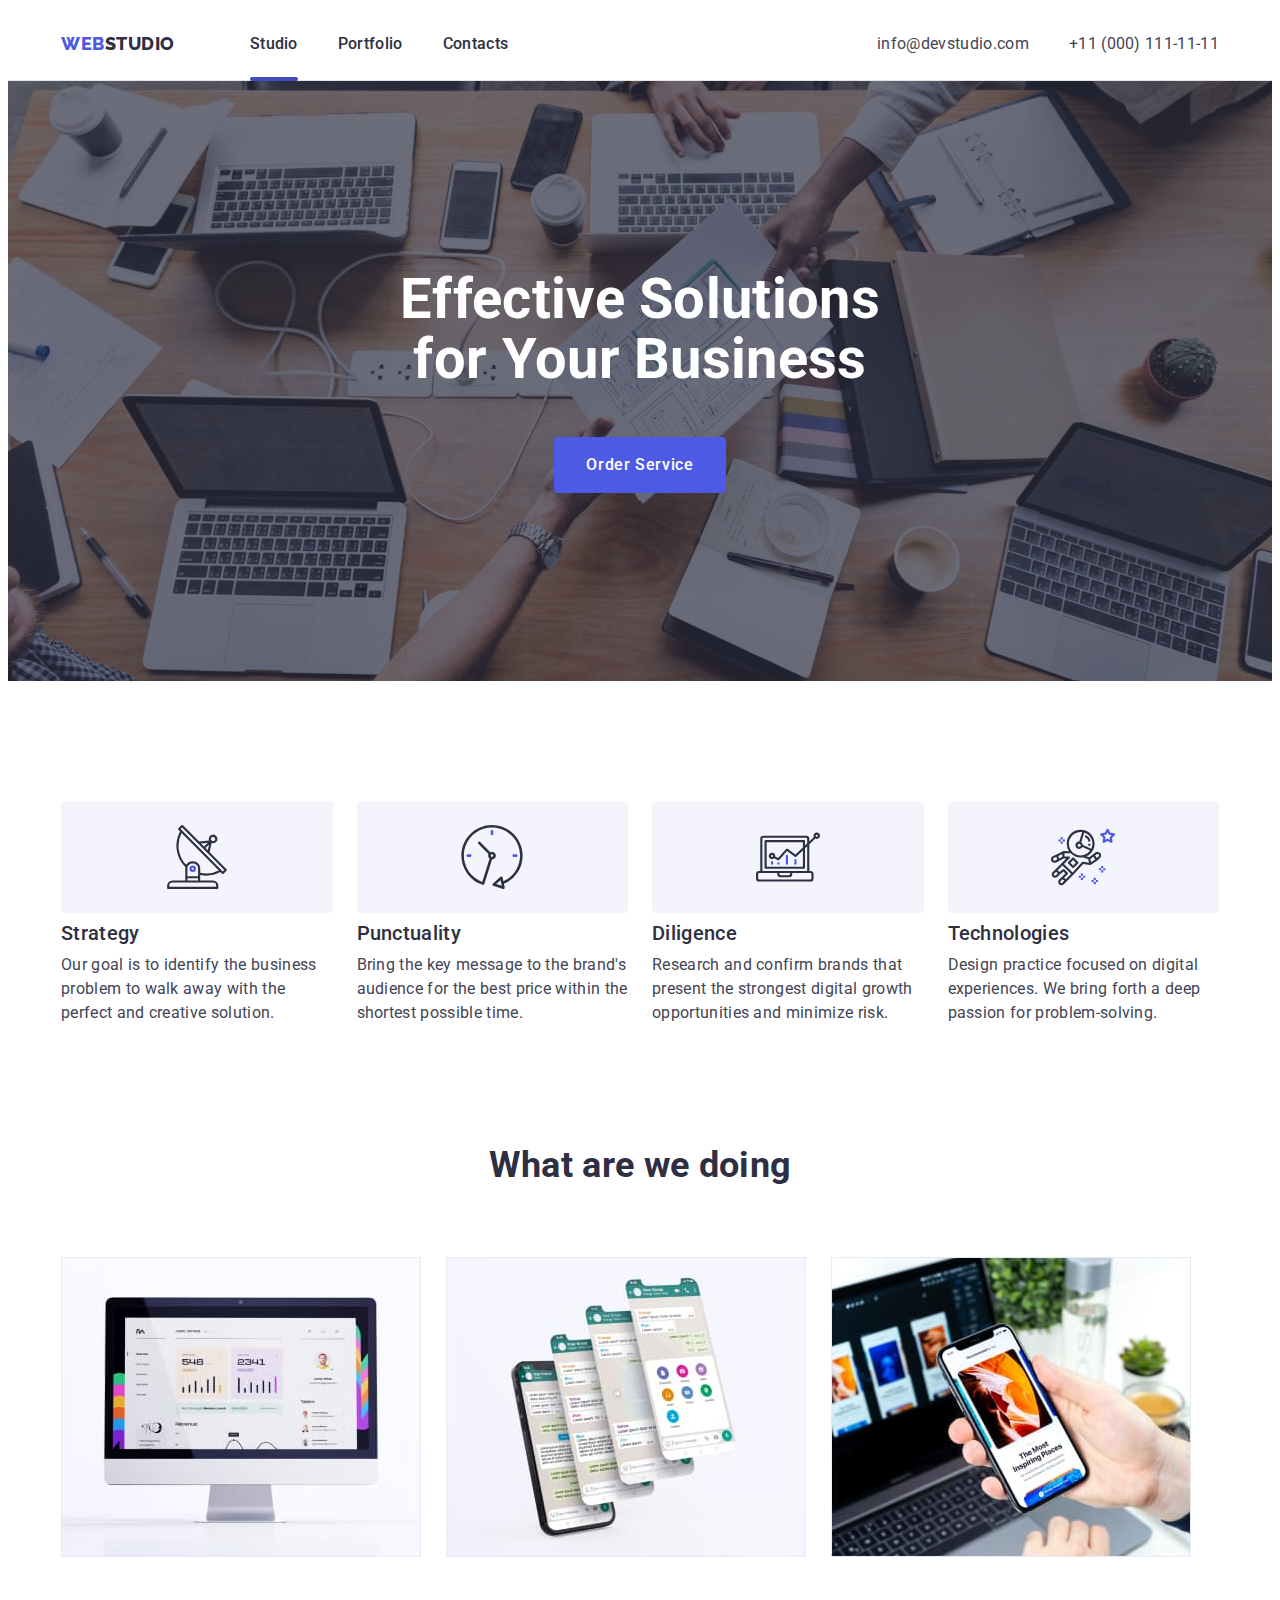
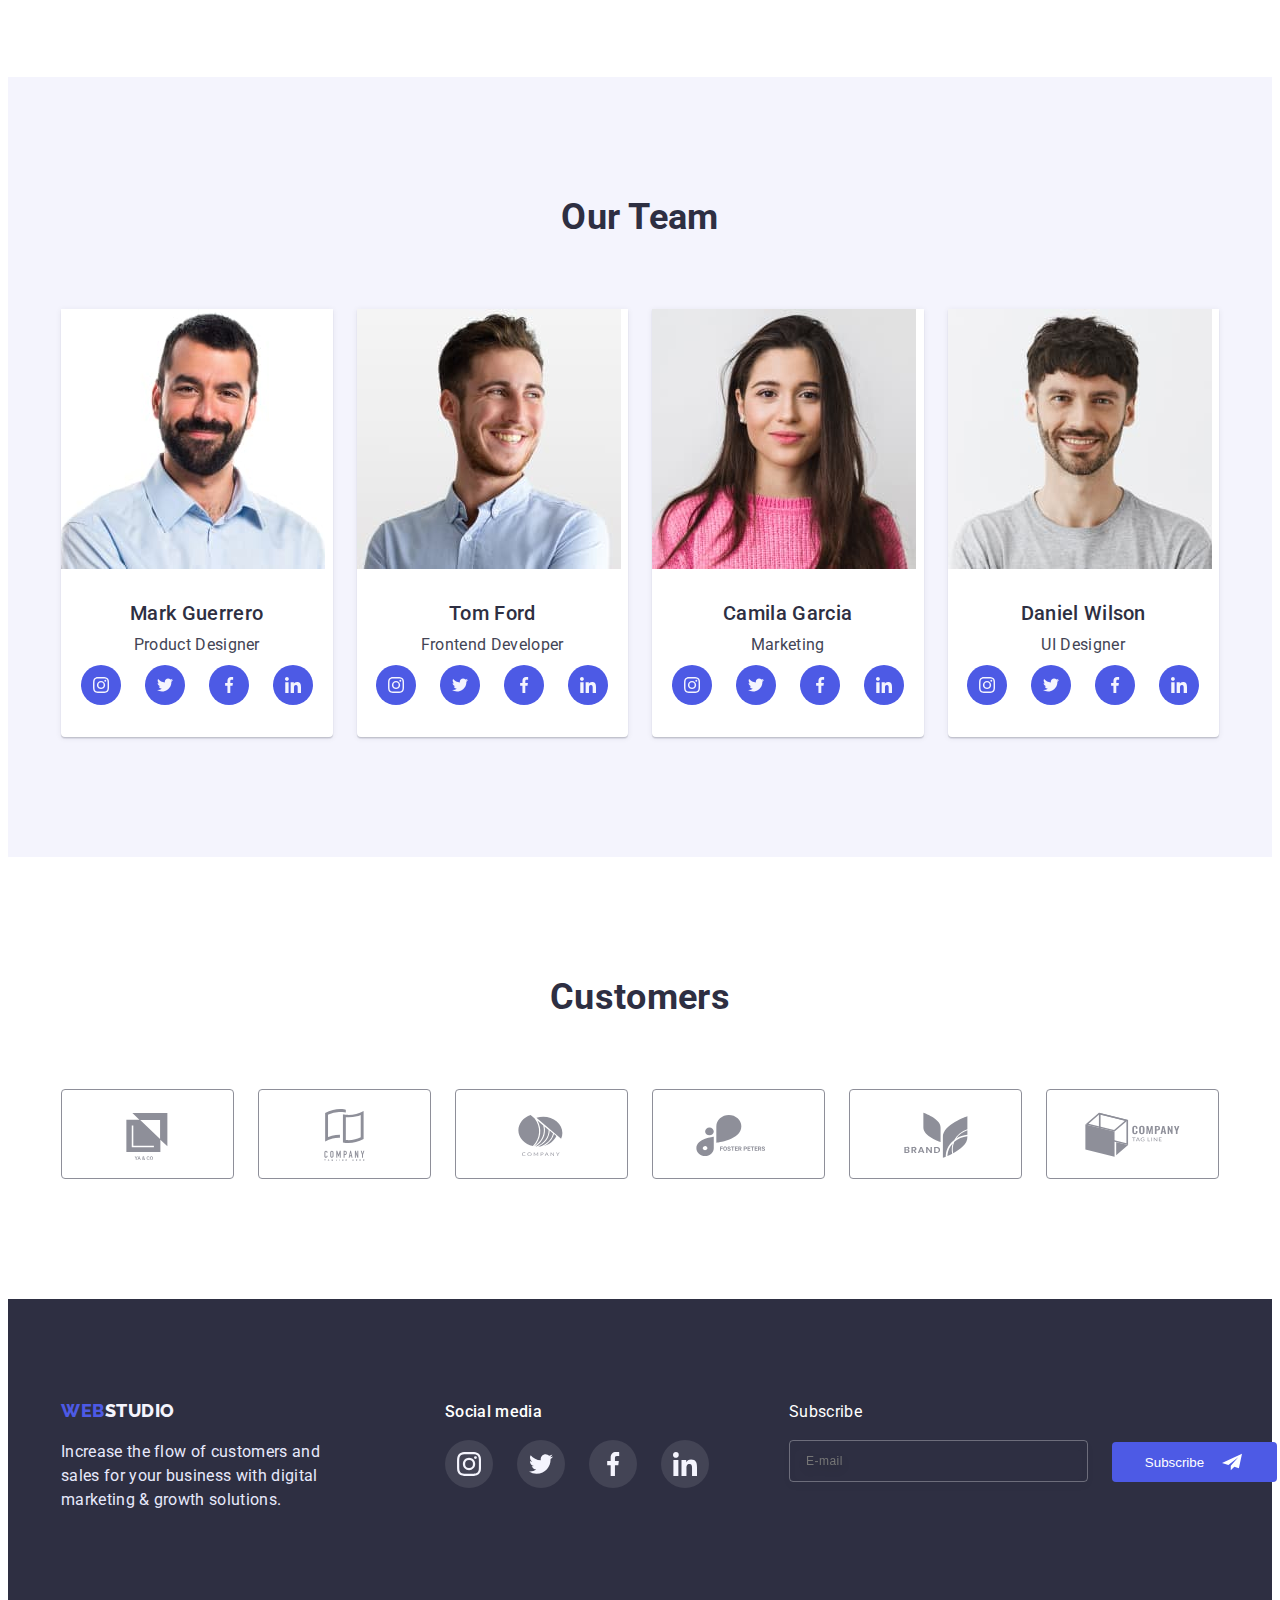
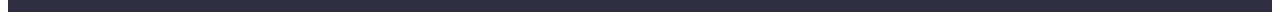
<file: index.html>
<!DOCTYPE html>
<html lang="en">
  <head>
    <meta charset="UTF-8" />
    <meta http-equiv="X-UA-Compatible" content="IE=edge" />
    <meta name="viewport" content="width=device-width, initial-scale=1.0" />
    <link
      rel="stylesheet"
      href="https://cdnjs.cloudflare.com/ajax/libs/modern-normalize/1.1.0/modern-normalize.min.css"
      integrity="sha512-wpPYUAdjBVSE4KJnH1VR1HeZfpl1ub8YT/NKx4PuQ5NmX2tKuGu6U/JRp5y+Y8XG2tV+wKQpNHVUX03MfMFn9Q=="
      crossorigin="anonymous"
      referrerpolicy="no-referrer"
    />
    <link rel="preconnect" href="https://fonts.googleapis.com" />
    <link rel="preconnect" href="https://fonts.gstatic.com" crossorigin />
    <link
      href="https://fonts.googleapis.com/css2?family=Raleway:wght@800&family=Roboto:wght@400;500;700;900&display=swap"
      rel="stylesheet"
    />
    <link rel="stylesheet" href="css/styles.css" />
    <title>Webstudio</title>
  </head>

  <body>
    <header class="header">
      <div class="container header-wrapper">
        <nav class="header-navigation">
          <a href="./index.html" class="header-logo logo"
            ><span class="logo-wrap">WEB</span>STUDIO</a
          >
          <ul class="header-menu menu">
            <li class="menu-item">
              <a href="./index.html" class="menu-link current">Studio</a>
            </li>
            <li class="menu-item">
              <a href="./portfolio.html" class="menu-link">Portfolio</a>
            </li>
            <li class="menu-item">
              <a href="" class="menu-link">Contacts</a>
            </li>
          </ul>
        </nav>
        <ul class="header-contacts contacts">
          <li class="contacts-item">
            <a href="mailto:info@devstudio.com" class="contacts-link"
              >info@devstudio.com</a
            >
          </li>
          <li class="contacts-item">
            <a href="tel:+110001111111" class="contacts-link">
              +11 (000) 111-11-11
            </a>
          </li>
        </ul>
      </div>
    </header>
    <main class="main-page">
      <!-- Hero section -->
      <section class="hero section">
        <div class="container">
          <h1 class="main-page-header">
            Effective Solutions for Your Business
          </h1>
          <button type="button" class="hero-btn btn" data-modal-open>
            Order Service
          </button>
        </div>
      </section>
      <!-- Advantage section -->
      <section class="advantages section">
        <div class="container">
          <h2 class="section-header" hidden>Advantages</h2>
          <ul class="advantages-list">
            <li class="advantages-item">
              <div class="advantages-img">
                <svg class="advantages-icon" width="64" height="64">
                  <use href="./images/icons/sprite.svg#icon-antenna"></use>
                </svg>
              </div>
              <h3 class="advantage-title">Strategy</h3>
              <p class="advantages-text">
                Our goal is to identify the business problem to walk away with
                the perfect and creative solution.
              </p>
            </li>
            <li class="advantages-item">
              <div class="advantages-img">
                <svg class="advantages-icon" width="64" height="64">
                  <use href="./images/icons/sprite.svg#icon-clock"></use>
                </svg>
              </div>
              <h3 class="advantage-title">Punctuality</h3>
              <p class="advantages-text">
                Bring the key message to the brand's audience for the best price
                within the shortest possible time.
              </p>
            </li>
            <li class="advantages-item">
              <div class="advantages-img">
                <svg class="advantages-icon" width="64" height="64">
                  <use href="./images/icons/sprite.svg#icon-diagram"></use>
                </svg>
              </div>
              <h3 class="advantage-title">Diligence</h3>
              <p class="advantages-text">
                Research and confirm brands that present the strongest digital
                growth opportunities and minimize risk.
              </p>
            </li>
            <li class="advantages-item">
              <div class="advantages-img">
                <svg class="advantages-icon" width="64" height="64">
                  <use href="./images/icons/sprite.svg#icon-astronaut"></use>
                </svg>
              </div>
              <h3 class="advantage-title">Technologies</h3>
              <p class="advantages-text">
                Design practice focused on digital experiences. We bring forth a
                deep passion for problem-solving.
              </p>
            </li>
          </ul>
        </div>
      </section>
      <!-- What we are doing section -->
      <section class="skills section">
        <div class="container">
          <h2 class="section-header">What are we doing</h2>
          <ul class="skills-list">
            <li class="skills-item">
              <img
                src="./images/skills/skills-1.jpg"
                alt="Computer with graphics"
                class="skills-img"
                width="360"
                height="300"
              />
            </li>
            <li class="skills-item">
              <img
                src="./images/skills/skills-2.jpg"
                alt="Smartphone with example app"
                class="skills-img"
                width="360"
                height="300"
              />
            </li>
            <li class="skills-item">
              <img
                src="./images/skills/skills-3.jpg"
                alt="Smartphone with example app"
                class="skills-img"
                width="360"
                height="300"
              />
            </li>
          </ul>
        </div>
      </section>
      <!-- Team section -->
      <section class="team section">
        <div class="container">
          <h2 class="section-header">Our Team</h2>
          <ul class="team-list">
            <li class="team-item">
              <img
                src="./images/team/team-1.jpg"
                alt="Man with black hairs and bread"
                class="team-img"
                width="264"
                height="260"
              />
              <div class="team-descr">
                <h3 class="team-title item-title">Mark Guerrero</h3>
                <p class="team-text item-subtitle">Product Designer</p>
                <ul class="team-social social">
                  <li class="social-item">
                    <a href="" class="social-link">
                      <svg class="social-icon" width="16" height="16">
                        <use
                          href="./images/icons/sprite.svg#icon-instagram"
                        ></use>
                      </svg>
                    </a>
                  </li>
                  <li class="social-item">
                    <a href="" class="social-link">
                      <svg class="social-icon" width="16" height="16">
                        <use
                          href="./images/icons/sprite.svg#icon-twitter"
                        ></use>
                      </svg>
                    </a>
                  </li>
                  <li class="social-item">
                    <a href="" class="social-link">
                      <svg class="social-icon" width="16" height="16">
                        <use
                          href="./images/icons/sprite.svg#icon-facebook"
                        ></use>
                      </svg>
                    </a>
                  </li>
                  <li class="social-item">
                    <a href="" class="social-link">
                      <svg class="social-icon" width="16" height="16">
                        <use
                          href="./images/icons/sprite.svg#icon-linkedin"
                        ></use>
                      </svg>
                    </a>
                  </li>
                </ul>
              </div>
            </li>
            <li class="team-item">
              <img
                src="./images/team/team-2.jpg"
                alt="Man with foxy hairs and bread"
                class="team-img"
                width="264"
                height="260"
              />
              <div class="team-descr">
                <h3 class="team-title item-title">Tom Ford</h3>
                <p class="team-text item-subtitle">Frontend Developer</p>
                <ul class="team-social social">
                  <li class="social-item">
                    <a href="" class="social-link">
                      <svg class="social-icon" width="16" height="16">
                        <use
                          href="./images/icons/sprite.svg#icon-instagram"
                        ></use>
                      </svg>
                    </a>
                  </li>
                  <li class="social-item">
                    <a href="" class="social-link">
                      <svg class="social-icon" width="16" height="16">
                        <use
                          href="./images/icons/sprite.svg#icon-twitter"
                        ></use>
                      </svg>
                    </a>
                  </li>
                  <li class="social-item">
                    <a href="" class="social-link">
                      <svg class="social-icon" width="16" height="16">
                        <use
                          href="./images/icons/sprite.svg#icon-facebook"
                        ></use>
                      </svg>
                    </a>
                  </li>
                  <li class="social-item">
                    <a href="" class="social-link">
                      <svg class="social-icon" width="16" height="16">
                        <use
                          href="./images/icons/sprite.svg#icon-linkedin"
                        ></use>
                      </svg>
                    </a>
                  </li>
                </ul>
              </div>
            </li>
            <li class="team-item">
              <img
                src="./images/team/team-3.jpg"
                alt="Wooman with pink sweater and long hairs"
                class="team-img"
                width="264"
                height="260"
              />
              <div class="team-descr">
                <h3 class="team-title item-title">Camila Garcia</h3>
                <p class="team-text item-subtitle">Marketing</p>
                <ul class="team-social social">
                  <li class="social-item">
                    <a href="" class="social-link">
                      <svg class="social-icon" width="16" height="16">
                        <use
                          href="./images/icons/sprite.svg#icon-instagram"
                        ></use>
                      </svg>
                    </a>
                  </li>
                  <li class="social-item">
                    <a href="" class="social-link">
                      <svg class="social-icon" width="16" height="16">
                        <use
                          href="./images/icons/sprite.svg#icon-twitter"
                        ></use>
                      </svg>
                    </a>
                  </li>
                  <li class="social-item">
                    <a href="" class="social-link">
                      <svg class="social-icon" width="16" height="16">
                        <use
                          href="./images/icons/sprite.svg#icon-facebook"
                        ></use>
                      </svg>
                    </a>
                  </li>
                  <li class="social-item">
                    <a href="" class="social-link">
                      <svg class="social-icon" width="16" height="16">
                        <use
                          href="./images/icons/sprite.svg#icon-linkedin"
                        ></use>
                      </svg>
                    </a>
                  </li>
                </ul>
              </div>
            </li>
            <li class="team-item">
              <img
                src="./images/team/team-4.jpg"
                alt="Man with brown hairs and bread"
                class="team-img"
                width="264"
                height="260"
              />
              <div class="team-descr">
                <h3 class="team-title item-title">Daniel Wilson</h3>
                <p class="team-text item-subtitle">UI Designer</p>
                <ul class="team-social social">
                  <li class="social-item">
                    <a href="" class="social-link">
                      <svg class="social-icon" width="16" height="16">
                        <use
                          href="./images/icons/sprite.svg#icon-instagram"
                        ></use>
                      </svg>
                    </a>
                  </li>
                  <li class="social-item">
                    <a href="" class="social-link">
                      <svg class="social-icon" width="16" height="16">
                        <use
                          href="./images/icons/sprite.svg#icon-twitter"
                        ></use>
                      </svg>
                    </a>
                  </li>
                  <li class="social-item">
                    <a href="" class="social-link">
                      <svg class="social-icon" width="16" height="16">
                        <use
                          href="./images/icons/sprite.svg#icon-facebook"
                        ></use>
                      </svg>
                    </a>
                  </li>
                  <li class="social-item">
                    <a href="" class="social-link">
                      <svg class="social-icon" width="16" height="16">
                        <use
                          href="./images/icons/sprite.svg#icon-linkedin"
                        ></use>
                      </svg>
                    </a>
                  </li>
                </ul>
              </div>
            </li>
          </ul>
        </div>
      </section>
      <!-- Customers section -->
      <section class="customers section">
        <div class="container">
          <h2 class="section-header">Customers</h2>
          <ul class="customers-list">
            <li class="customers-item">
              <a href="" class="customers-link">
                <svg class="customers-icon" width="104" height="56">
                  <use href="./images/icons/sprite.svg#icon-logo-1"></use>
                </svg>
              </a>
            </li>
            <li class="customers-item">
              <a href="" class="customers-link">
                <svg class="customers-icon" width="104" height="56">
                  <use href="./images/icons/sprite.svg#icon-logo-2"></use>
                </svg>
              </a>
            </li>
            <li class="customers-item">
              <a href="" class="customers-link">
                <svg class="customers-icon" width="104" height="56">
                  <use href="./images/icons/sprite.svg#icon-logo-3"></use>
                </svg>
              </a>
            </li>
            <li class="customers-item">
              <a href="" class="customers-link">
                <svg class="customers-icon" width="104" height="56">
                  <use href="./images/icons/sprite.svg#icon-logo-4"></use>
                </svg>
              </a>
            </li>
            <li class="customers-item">
              <a href="" class="customers-link">
                <svg class="customers-icon" width="104" height="56">
                  <use href="./images/icons/sprite.svg#icon-logo-5"></use>
                </svg>
              </a>
            </li>
            <li class="customers-item">
              <a href="" class="customers-link">
                <svg class="customers-icon" width="104" height="56">
                  <use href="./images/icons/sprite.svg#icon-logo-6"></use>
                </svg>
              </a>
            </li>
          </ul>
        </div>
      </section>
    </main>
    <footer class="footer">
      <div class="container footer-container">
        <div class="footer-descr">
          <a href="" class="footer-logo logo logo-light"
            ><span class="logo-wrap">WEB</span>STUDIO</a
          >
          <p class="footer-text">
            Increase the flow of customers and sales for your business with
            digital marketing & growth solutions.
          </p>
        </div>
        <div class="footer-social">
          <p class="footer-title">Social media</p>
          <ul class="social">
            <li class="social-item">
              <a href="" class="social-link footer-social-link">
                <svg class="social-icon" width="24" height="24">
                  <use href="./images/icons/sprite.svg#icon-instagram"></use>
                </svg>
              </a>
            </li>
            <li class="social-item">
              <a href="" class="social-link footer-social-link">
                <svg class="social-icon" width="24" height="24">
                  <use href="./images/icons/sprite.svg#icon-twitter"></use>
                </svg>
              </a>
            </li>
            <li class="social-item">
              <a href="" class="social-link footer-social-link">
                <svg class="social-icon" width="24" height="24">
                  <use href="./images/icons/sprite.svg#icon-facebook"></use>
                </svg>
              </a>
            </li>
            <li class="social-item">
              <a href="" class="social-link footer-social-link">
                <svg class="social-icon" width="24" height="24">
                  <use href="./images/icons/sprite.svg#icon-linkedin"></use>
                </svg>
              </a>
            </li>
          </ul>
        </div>
        <form class="footer-form form-footer">
          <label class="form-footer-label">
            Subscribe
            <input
              class="form-footer-input"
              type="email"
              name="footer_form_email"
              placeholder="E-mail"
              required
            />
          </label>
          <button class="form-footer-btn" type="submit">
            Subscribe
            <svg class="form-footer-icon" width="24" height="20">
              <use href="./images/icons/sprite.svg#icon-footer-form-sub"></use>
            </svg>
          </button>
        </form>
      </div>
    </footer>

    <!-- Modal window -->
    <div class="backdrop is-hidden" data-modal>
      <div class="modal">
        <button class="modal-btn" data-modal-close>
          <svg class="modal-icon" width="8" height="8">
            <use href="./images/icons/sprite.svg#modal-close-icon"></use>
          </svg>
        </button>
        <strong class="modal-form-title">
          Leave your contacts and we will call you back
        </strong>
        <form class="modal-form">
          <!-- Name field -->
          <label for="modal_name" class="modal-form-label">Name</label>
          <div class="modal-form-group">
            <input
              class="modal-form-field"
              id="modal_name"
              type="text"
              name="modal_name"
              required
            />
            <svg class="modal-form-icon" width="18" height="18">
              <use
                href="./images/icons/sprite.svg#icon-modal-form-person"
              ></use>
            </svg>
          </div>
          <!-- Phone field -->
          <label for="modal_phone" class="modal-form-label">Phone</label>
          <div class="modal-form-group">
            <input
              class="modal-form-field"
              id="modal_phone"
              type="tel"
              name="modal_phone"
              required
            />
            <svg class="modal-form-icon" width="18" height="24">
              <use href="./images/icons/sprite.svg#icon-modal-form-phone"></use>
            </svg>
          </div>
          <!-- Email field -->
          <label for="modal_email" class="modal-form-label">Email</label>
          <div class="modal-form-group">
            <input
              class="modal-form-field"
              id="modal_email"
              type="email"
              name="modal_mail"
              required
            />
            <svg class="modal-form-icon" width="18" height="24">
              <use href="./images/icons/sprite.svg#icon-modal-form-email"></use>
            </svg>
          </div>
          <label class="modal-form-label" for="modal_comment">Comment</label>
          <textarea
            class="modal-form-comment"
            name="modal_comment"
            id="modal_comment"
            placeholder="Text input"
            required
          ></textarea>
          <label class="modal-form-agreement">
            <input
              class="modal-form-checkbox visually-hidden"
              type="checkbox"
              name="modal_agreement"
              data-modal-checkbox
              required
            />
            <svg class="custom-checkbox" width="16" height="16">
              <use
                class="custom-checkbox-frame"
                href="./images/icons/sprite.svg#icon-checkbox"
              ></use>
              <use
                class="custom-checkbox-check"
                href="./images/icons/sprite.svg#icon-modal-form-check"
              ></use>
            </svg>
            <span class="modal-form-text">
              I accept the terms and conditions of the
              <a href="" class="modal-form-link">Privacy Policy</a>
            </span>
          </label>
          <button
            class="modal-form-btn btn"
            type="submit"
            data-modal-submit
            disabled
          >
            Send
          </button>
        </form>
      </div>
    </div>
    <script src="js/modal.js"></script>
  </body>
</html>
</file>
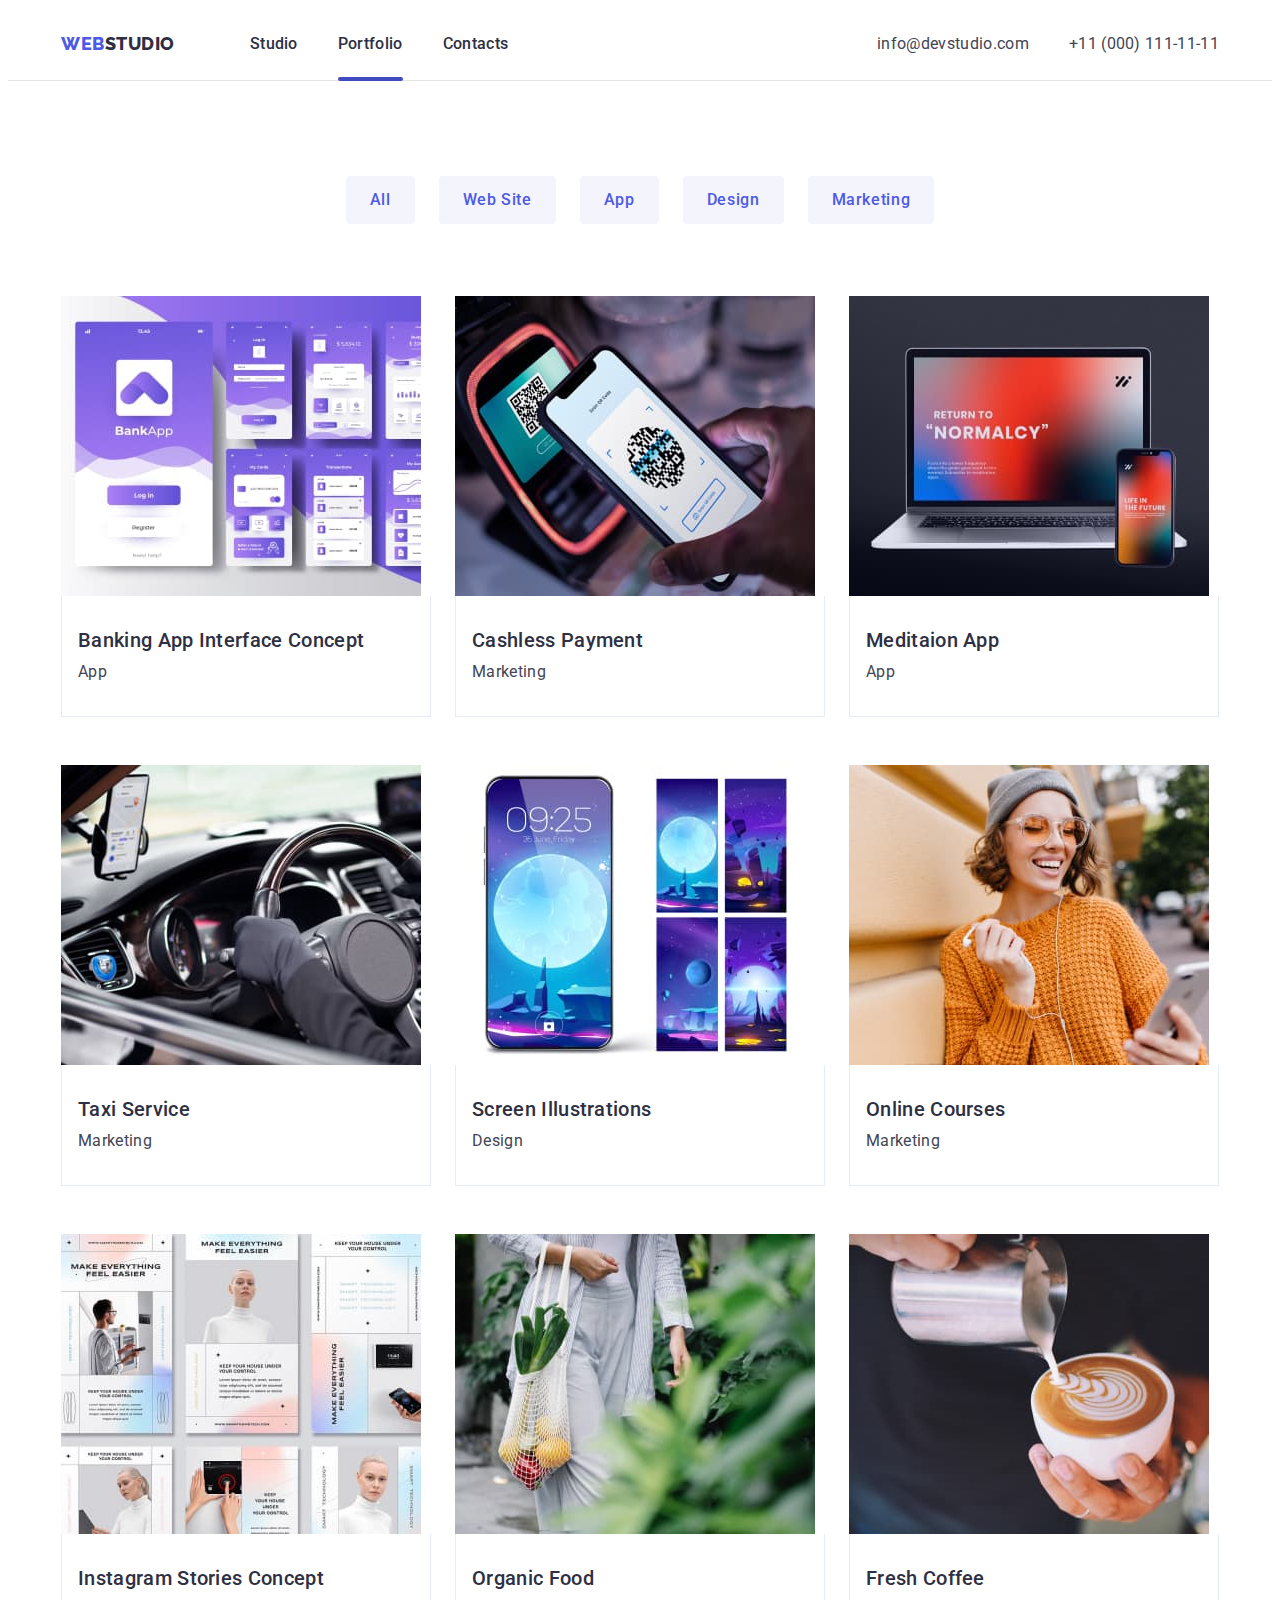
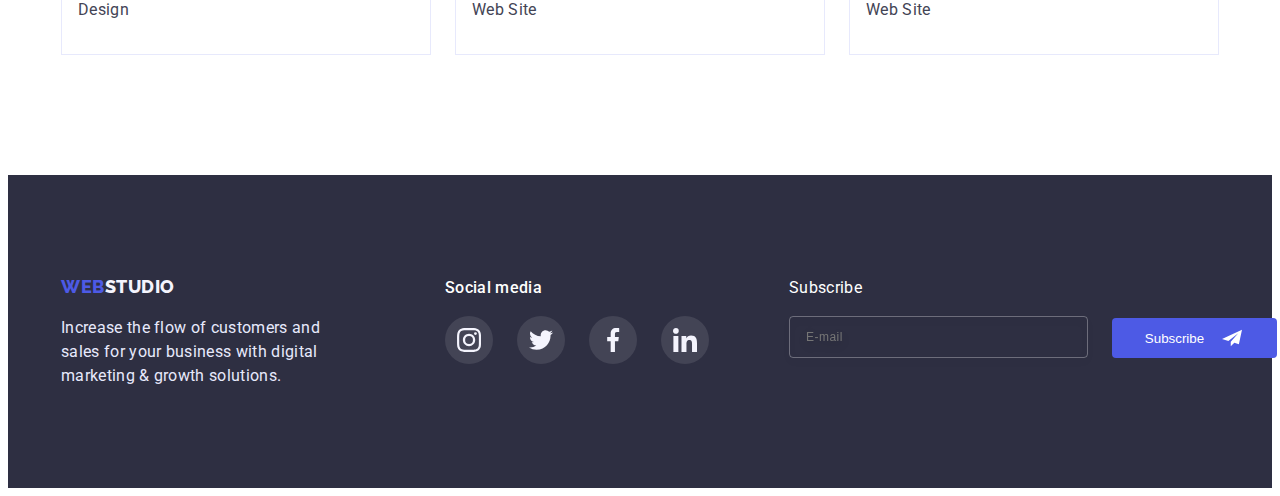
<file: portfolio.html>
<!DOCTYPE html>
<html lang="en">
  <head>
    <meta charset="UTF-8" />
    <meta http-equiv="X-UA-Compatible" content="IE=edge" />
    <meta name="viewport" content="width=device-width, initial-scale=1.0" />
    <link
      rel="stylesheet"
      href="https://cdnjs.cloudflare.com/ajax/libs/modern-normalize/1.1.0/modern-normalize.min.css"
      integrity="sha512-wpPYUAdjBVSE4KJnH1VR1HeZfpl1ub8YT/NKx4PuQ5NmX2tKuGu6U/JRp5y+Y8XG2tV+wKQpNHVUX03MfMFn9Q=="
      crossorigin="anonymous"
      referrerpolicy="no-referrer"
    />
    <link rel="preconnect" href="https://fonts.googleapis.com" />
    <link rel="preconnect" href="https://fonts.gstatic.com" crossorigin />
    <link
      href="https://fonts.googleapis.com/css2?family=Raleway:wght@800&family=Roboto:wght@400;500;700;900&display=swap"
      rel="stylesheet"
    />
    <link rel="stylesheet" href="css/styles.css" />
    <title>Portfolio</title>
  </head>
  <body>
    <!-- Header section -->
    <header class="header">
      <div class="container header-wrapper">
        <nav class="header-navigation">
          <a href="./index.html" class="header-logo logo"
            ><span class="logo-wrap">WEB</span>STUDIO</a
          >
          <ul class="header-menu menu">
            <li class="menu-item">
              <a href="./index.html" class="menu-link">Studio</a>
            </li>
            <li class="menu-item">
              <a href="./portfolio.html" class="menu-link current">Portfolio</a>
            </li>
            <li class="menu-item">
              <a href="" class="menu-link">Contacts</a>
            </li>
          </ul>
        </nav>
        <ul class="header-contacts contacts">
          <li class="contacts-item">
            <a href="mailto:info@devstudio.com" class="contacts-link"
              >info@devstudio.com</a
            >
          </li>
          <li class="contacts-item">
            <a href="tel:+110001111111" class="contacts-link">
              +11 (000) 111-11-11
            </a>
          </li>
        </ul>
      </div>
    </header>
    <!-- Portfolio section -->

    <main class="portfolio-page">
      <section class="portfolio section">
        <div class="container">
          <h1 class="portfolio-header" hidden>Portfolio</h1>
          <ul class="portfolio-filters">
            <li class="portfolio-filter">
              <button type="button" class="portfolio-btn btn">All</button>
            </li>
            <li class="portfolio-filter">
              <button type="button" class="portfolio-btn btn">Web Site</button>
            </li>
            <li class="portfolio-filter">
              <button type="button" class="portfolio-btn btn">App</button>
            </li>
            <li class="portfolio-filter">
              <button type="button" class="portfolio-btn btn">Design</button>
            </li>
            <li class="portfolio-filter">
              <button type="button" class="portfolio-btn btn">Marketing</button>
            </li>
          </ul>

          <ul class="portfolio-cards">
            <li class="portfolio-card">
              <a href="#" class="portfolio-link">
                <div class="portfolio-thumb">
                  <img
                    src="./images/portfolio/img-1.jpg"
                    alt="Interface of banking app"
                    class="portfolio-img"
                    width="360"
                    height="300"
                  />
                  <div class="portfolio-text">
                    14 Stylish and User-Friendly App Design Concepts · Task
                    Manager App · Calorie Tracker App · Exotic Fruit Ecommerce
                    App · Cloud Storage App
                  </div>
                </div>
                <div class="portfolio-descr">
                  <h2 class="portfolio-title item-title">
                    Banking App Interface Concept
                  </h2>
                  <p class="portfolio-tag item-subtitle">App</p>
                </div>
              </a>
            </li>
            <li class="portfolio-card">
              <a href="#" class="portfolio-link">
                <div class="portfolio-thumb">
                  <img
                    src="./images/portfolio/img-2.jpg"
                    alt="Cashless payment"
                    class="portfolio-img"
                    width="360"
                    height="300"
                  />
                  <div class="portfolio-text">
                    14 Stylish and User-Friendly App Design Concepts · Task
                    Manager App · Calorie Tracker App · Exotic Fruit Ecommerce
                    App · Cloud Storage App
                  </div>
                </div>
                <div class="portfolio-descr">
                  <h2 class="portfolio-title item-title">Cashless Payment</h2>
                  <p class="portfolio-tag item-subtitle">Marketing</p>
                </div>
              </a>
            </li>
            <li class="portfolio-card">
              <a href="#" class="portfolio-link">
                <div class="portfolio-thumb">
                  <img
                    src="./images/portfolio/img-3.jpg"
                    alt="Example of meditaion app"
                    class="portfolio-img"
                    width="360"
                    height="300"
                  />
                  <div class="portfolio-text">
                    14 Stylish and User-Friendly App Design Concepts · Task
                    Manager App · Calorie Tracker App · Exotic Fruit Ecommerce
                    App · Cloud Storage App
                  </div>
                </div>
                <div class="portfolio-descr">
                  <h2 class="portfolio-title item-title">Meditaion App</h2>
                  <p class="portfolio-tag item-subtitle">App</p>
                </div>
              </a>
            </li>
            <li class="portfolio-card">
              <a href="#" class="portfolio-link">
                <div class="portfolio-thumb">
                  <img
                    src="./images/portfolio/img-4.jpg"
                    alt="Man in car with taxi service app"
                    class="portfolio-img"
                    width="360"
                    height="300"
                  />
                  <div class="portfolio-text">
                    14 Stylish and User-Friendly App Design Concepts · Task
                    Manager App · Calorie Tracker App · Exotic Fruit Ecommerce
                    App · Cloud Storage App
                  </div>
                </div>
                <div class="portfolio-descr">
                  <h2 class="portfolio-title item-title">Taxi Service</h2>
                  <p class="portfolio-tag item-subtitle">Marketing</p>
                </div>
              </a>
            </li>
            <li class="portfolio-card">
              <a href="#" class="portfolio-link">
                <div class="portfolio-thumb">
                  <img
                    src="./images/portfolio/img-5.jpg"
                    alt="Example of screen illustrations"
                    class="portfolio-img"
                    width="360"
                    height="300"
                  />
                  <div class="portfolio-text">
                    14 Stylish and User-Friendly App Design Concepts · Task
                    Manager App · Calorie Tracker App · Exotic Fruit Ecommerce
                    App · Cloud Storage App
                  </div>
                </div>
                <div class="portfolio-descr">
                  <h2 class="portfolio-title item-title">
                    Screen Illustrations
                  </h2>
                  <p class="portfolio-tag item-subtitle">Design</p>
                </div>
              </a>
            </li>
            <li class="portfolio-card">
              <a href="#" class="portfolio-link">
                <div class="portfolio-thumb">
                  <img
                    src="./images/portfolio/img-6.jpg"
                    alt="Woman listening online courses with headphones"
                    class="portfolio-img"
                    width="360"
                    height="300"
                  />
                  <div class="portfolio-text">
                    14 Stylish and User-Friendly App Design Concepts · Task
                    Manager App · Calorie Tracker App · Exotic Fruit Ecommerce
                    App · Cloud Storage App
                  </div>
                </div>
                <div class="portfolio-descr">
                  <h2 class="portfolio-title item-title">Online Courses</h2>
                  <p class="portfolio-tag item-subtitle">Marketing</p>
                </div>
              </a>
            </li>
            <li class="portfolio-card">
              <a href="#" class="portfolio-link">
                <div class="portfolio-thumb">
                  <img
                    src="./images/portfolio/img-7.jpg"
                    alt="Interface of instagram stories"
                    class="portfolio-img"
                    width="360"
                    height="300"
                  />
                  <div class="portfolio-text">
                    14 Stylish and User-Friendly App Design Concepts · Task
                    Manager App · Calorie Tracker App · Exotic Fruit Ecommerce
                    App · Cloud Storage App
                  </div>
                </div>
                <div class="portfolio-descr">
                  <h2 class="portfolio-title item-title">
                    Instagram Stories Concept
                  </h2>
                  <p class="portfolio-tag item-subtitle">Design</p>
                </div>
              </a>
            </li>
            <li class="portfolio-card">
              <a href="#" class="portfolio-link">
                <div class="portfolio-thumb">
                  <img
                    src="./images/portfolio/img-8.jpg"
                    alt="Woman with food in bag"
                    class="portfolio-img"
                    width="360"
                    height="300"
                  />
                  <div class="portfolio-text">
                    14 Stylish and User-Friendly App Design Concepts · Task
                    Manager App · Calorie Tracker App · Exotic Fruit Ecommerce
                    App · Cloud Storage App
                  </div>
                </div>
                <div class="portfolio-descr">
                  <h2 class="portfolio-title item-title">Organic Food</h2>
                  <p class="portfolio-tag item-subtitle">Web Site</p>
                </div>
              </a>
            </li>
            <li class="portfolio-card">
              <a href="#" class="portfolio-link">
                <div class="portfolio-thumb">
                  <img
                    src="./images/portfolio/img-9.jpg"
                    alt="Barista making coffe"
                    class="portfolio-img"
                    width="360"
                    height="300"
                  />
                  <div class="portfolio-text">
                    14 Stylish and User-Friendly App Design Concepts · Task
                    Manager App · Calorie Tracker App · Exotic Fruit Ecommerce
                    App · Cloud Storage App
                  </div>
                </div>
                <div class="portfolio-descr">
                  <h2 class="portfolio-title item-title">Fresh Coffee</h2>
                  <p class="portfolio-tag item-subtitle">Web Site</p>
                </div>
              </a>
            </li>
          </ul>
        </div>
      </section>
    </main>

    <!-- Footer section -->
    <footer class="footer">
      <div class="container footer-container">
        <div class="footer-descr">
          <a href="" class="footer-logo logo logo-light"
            ><span class="logo-wrap">WEB</span>STUDIO</a
          >
          <p class="footer-text">
            Increase the flow of customers and sales for your business with
            digital marketing & growth solutions.
          </p>
        </div>
        <div class="footer-social">
          <p class="footer-title">Social media</p>
          <ul class="social">
            <li class="social-item">
              <a href="" class="social-link footer-social-link">
                <svg class="social-icon" width="24" height="24">
                  <use href="./images/icons/sprite.svg#icon-instagram"></use>
                </svg>
              </a>
            </li>
            <li class="social-item">
              <a href="" class="social-link footer-social-link">
                <svg class="social-icon" width="24" height="24">
                  <use href="./images/icons/sprite.svg#icon-twitter"></use>
                </svg>
              </a>
            </li>
            <li class="social-item">
              <a href="" class="social-link footer-social-link">
                <svg class="social-icon" width="24" height="24">
                  <use href="./images/icons/sprite.svg#icon-facebook"></use>
                </svg>
              </a>
            </li>
            <li class="social-item">
              <a href="" class="social-link footer-social-link">
                <svg class="social-icon" width="24" height="24">
                  <use href="./images/icons/sprite.svg#icon-linkedin"></use>
                </svg>
              </a>
            </li>
          </ul>
        </div>
        <form class="footer-form form-footer">
          <label class="form-footer-label">
            Subscribe
            <input
              class="form-footer-input"
              type="email"
              name="footer_form_email"
              placeholder="E-mail"
              required
            />
          </label>
          <button class="form-footer-btn" type="submit">
            Subscribe
            <svg class="form-footer-icon" width="24" height="20">
              <use href="./images/icons/sprite.svg#icon-footer-form-sub"></use>
            </svg>
          </button>
        </form>
      </div>
    </footer>
  </body>
</html>
</file>
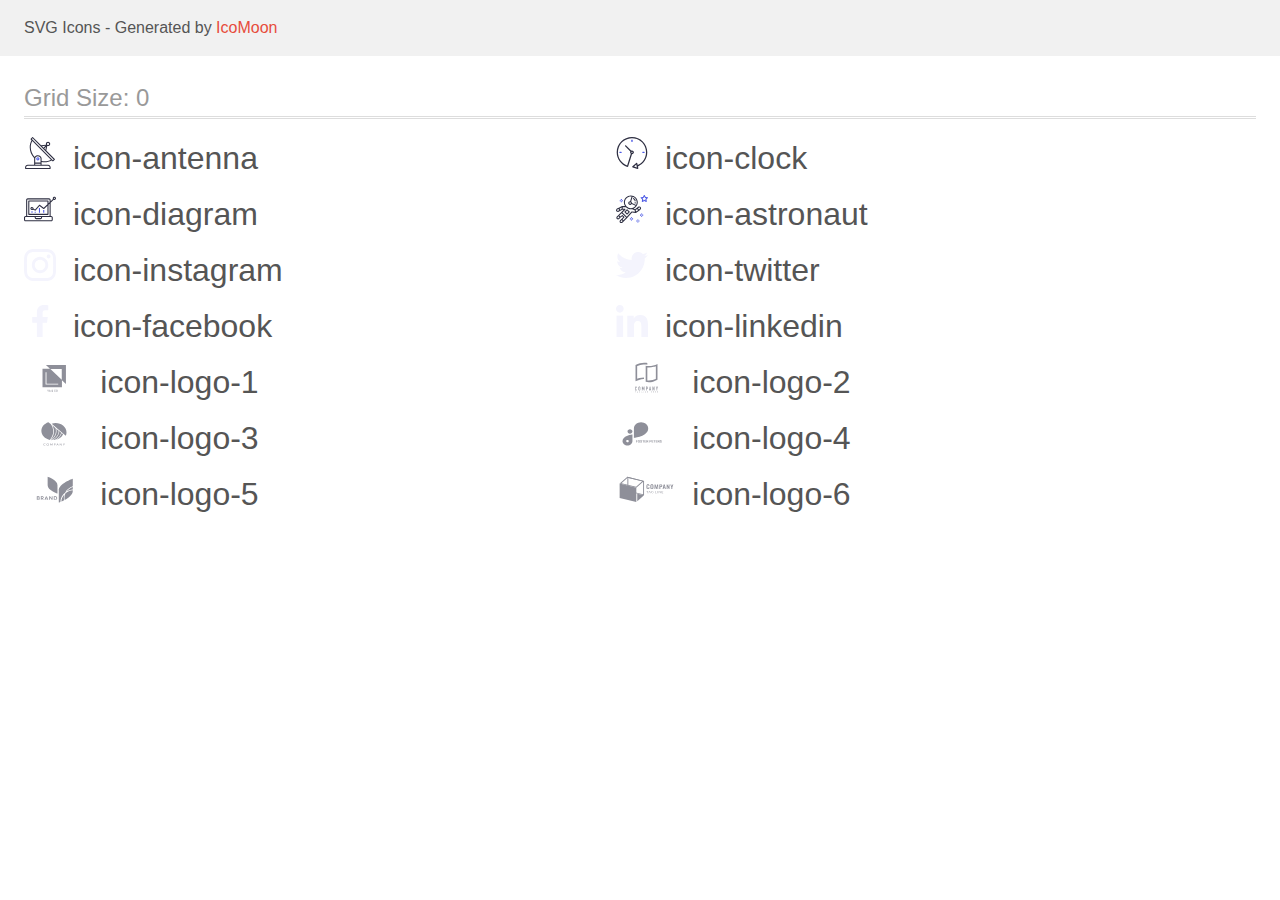
<file: images/icons/icomoon/demo.html>
<!doctype html>
<html>
<head>
    <title>IcoMoon - SVG Icons</title>
    <meta charset="utf-8">
    <meta name="viewport" content="width=device-width, initial-scale=1">
    <link rel="stylesheet" href="demo-files/demo.css">
    <link rel="stylesheet" href="style.css">
</head>
<body>
<svg aria-hidden="true" style="position: absolute; width: 0; height: 0; overflow: hidden;" version="1.1" xmlns="http://www.w3.org/2000/svg" xmlns:xlink="http://www.w3.org/1999/xlink">
<defs>
<symbol id="icon-antenna" viewBox="0 0 32 32">
<path fill="#2e2f42" style="fill: var(--color1, #2e2f42)" d="M30.773 22.098l-8.443-8.505 0.937-4.615c0.242 0.094 0.499 0.144 0.758 0.146h0.006c1.192 0.014 2.17-0.941 2.184-2.133s-0.941-2.17-2.133-2.184c-1.192-0.014-2.17 0.941-2.184 2.133-0.003 0.255 0.039 0.509 0.125 0.749l-4.96 0.605-8.091-8.133c-0.099-0.101-0.235-0.159-0.377-0.16-0.14 0.001-0.274 0.056-0.373 0.155l-1.513 1.504c-0.208 0.208-0.208 0.546 0 0.754l0.814 0.826c-3.153 5.798-2.129 12.978 2.519 17.663 0.043 0.041 0.092 0.074 0.146 0.098-0.034 0.18-0.051 0.364-0.052 0.547v6.187h-6.4c-1.472 0.002-2.665 1.195-2.667 2.667v1.067c0 0.295 0.239 0.533 0.533 0.533h24.533c0.295 0 0.533-0.239 0.533-0.533v-1.067c-0.002-1.472-1.195-2.665-2.667-2.667h-6.4v-2.742c1.003 0.21 2.024 0.317 3.049 0.32 2.458-0.003 4.877-0.615 7.040-1.783l0.818 0.823c0.099 0.101 0.235 0.159 0.377 0.16 0.14-0.001 0.274-0.056 0.373-0.155l1.513-1.504c0.208-0.208 0.208-0.546 0-0.754zM23.28 6.233c0.418-0.415 1.093-0.414 1.509 0.004s0.414 1.093-0.004 1.508c-0.2 0.199-0.47 0.31-0.752 0.31h-0.003c-0.589-0.003-1.064-0.483-1.061-1.072 0.002-0.282 0.115-0.552 0.314-0.751h-0.002zM22.024 9.738l-0.598 2.946-1.175-1.182 1.774-1.763zM21.419 8.836l-1.92 1.909-1.485-1.493 3.405-0.415zM24.004 28.8c0.884 0 1.6 0.716 1.6 1.6v0.533h-23.467v-0.533c0-0.884 0.716-1.6 1.6-1.6h20.267zM16.537 26.667v1.067h-5.333v-1.067h5.333zM11.204 25.6v-4.053c0-1.294 1.196-2.347 2.667-2.347s2.667 1.053 2.667 2.347v4.053h-5.333zM17.604 23.904v-2.357c0-1.882-1.675-3.413-3.733-3.413-1.331-0.020-2.576 0.657-3.281 1.786-4.058-4.274-4.971-10.645-2.279-15.887l18.602 18.708c-2.872 1.461-6.165 1.873-9.309 1.163zM28.893 23.22l-21.057-21.181 0.755-0.752 7.935 7.98c0.004 0 0.006 0.007 0.010 0.010l13.115 13.191-0.757 0.752z"></path>
<path fill="#4d5ae5" style="fill: var(--color2, #4d5ae5)" d="M13.876 20.267h-0.005c-0.884-0.001-1.601 0.714-1.602 1.598s0.714 1.601 1.598 1.602h0.005c0.884 0.001 1.601-0.714 1.602-1.598s-0.714-1.601-1.598-1.602zM14.249 22.245c-0.1 0.1-0.236 0.156-0.378 0.155-0.295-0.002-0.532-0.242-0.531-0.536 0.001-0.141 0.057-0.276 0.157-0.375s0.233-0.154 0.373-0.155c0.295 0.002 0.532 0.242 0.531 0.536-0.001 0.141-0.057 0.276-0.157 0.375h0.005z"></path>
</symbol>
<symbol id="icon-clock" viewBox="0 0 32 32">
<path fill="#2e2f42" style="fill: var(--color1, #2e2f42)" d="M31.297 15.301c-0.002-8.452-6.855-15.303-15.308-15.301s-15.303 6.855-15.301 15.308c0.001 6.658 4.307 12.551 10.649 14.576 0.061 0.019 0.124 0.029 0.187 0.029 0.121-0 0.239-0.032 0.342-0.094 0.135-0.080 0.236-0.207 0.283-0.356l3.865-12.25c1.057-0.005 1.909-0.866 1.903-1.923s-0.866-1.909-1.923-1.903c-0.284 0.001-0.565 0.067-0.82 0.191l-5.106-5.107c-0.253-0.245-0.657-0.238-0.902 0.016-0.239 0.247-0.239 0.639 0 0.886l5.103 5.109c-0.392 0.799-0.168 1.764 0.536 2.309l-3.683 11.673c-7.278-2.681-11.004-10.754-8.323-18.032s10.754-11.004 18.032-8.323c7.278 2.681 11.004 10.754 8.323 18.032-1.31 3.556-4.001 6.431-7.462 7.973l-0.398-1.874c-0.073-0.345-0.411-0.565-0.756-0.492-0.109 0.023-0.209 0.074-0.293 0.148l-3.837 3.426c-0.263 0.234-0.287 0.637-0.052 0.9 0.076 0.085 0.174 0.149 0.283 0.184l4.899 1.564c0.335 0.108 0.694-0.077 0.802-0.412 0.034-0.106 0.040-0.219 0.017-0.328l-0.391-1.839c5.664-2.388 9.342-7.942 9.329-14.089zM15.992 14.664c0.352 0 0.638 0.286 0.638 0.638s-0.286 0.638-0.638 0.638c-0.352 0-0.638-0.285-0.638-0.638s0.285-0.638 0.638-0.638zM18.093 29.528l2.184-1.948 0.603 2.84-2.787-0.892z"></path>
<path fill="#4d5ae5" style="fill: var(--color2, #4d5ae5)" d="M15.354 3.185v1.275c0 0.352 0.285 0.638 0.638 0.638s0.638-0.285 0.638-0.638v-1.275c0-0.352-0.286-0.638-0.638-0.638s-0.638 0.286-0.638 0.638z"></path>
<path fill="#4d5ae5" style="fill: var(--color2, #4d5ae5)" d="M3.876 14.664c-0.352 0-0.638 0.286-0.638 0.638s0.285 0.638 0.638 0.638h1.275c0.352 0 0.638-0.285 0.638-0.638s-0.285-0.638-0.638-0.638h-1.275z"></path>
<path fill="#4d5ae5" style="fill: var(--color2, #4d5ae5)" d="M28.108 15.939c0.352 0 0.638-0.285 0.638-0.638s-0.285-0.638-0.638-0.638h-1.275c-0.352 0-0.638 0.286-0.638 0.638s0.286 0.638 0.638 0.638h1.275z"></path>
</symbol>
<symbol id="icon-diagram" viewBox="0 0 32 32">
<path fill="#4d5ae5" style="fill: var(--color2, #4d5ae5)" d="M14.926 14.965h1.066v4.798h-1.066v-4.797z"></path>
<path fill="#4d5ae5" style="fill: var(--color2, #4d5ae5)" d="M19.19 17.097h1.066v2.665h-1.066v-2.665z"></path>
<path fill="#4d5ae5" style="fill: var(--color2, #4d5ae5)" d="M10.661 18.696h1.066v1.066h-1.066v-1.066z"></path>
<path fill="#4d5ae5" style="fill: var(--color2, #4d5ae5)" d="M7.463 18.163h1.066v1.599h-1.066v-1.599z"></path>
<path fill="#2e2f42" style="fill: var(--color1, #2e2f42)" d="M1.599 28.291h25.587c0.883 0 1.599-0.716 1.599-1.599v-2.132c0-0.883-0.716-1.599-1.599-1.599h-0.533v-13.293l3.028-2.868c0.703 0.346 1.553 0.136 2.013-0.499s0.396-1.508-0.152-2.068-1.42-0.644-2.065-0.198c-0.644 0.446-0.873 1.292-0.542 2.002l-2.281 2.163v-1.23c0-0.883-0.716-1.599-1.599-1.599h-21.322c-0.883 0-1.599 0.716-1.599 1.599v15.992h-0.533c-0.883 0-1.599 0.716-1.599 1.599v2.132c0 0.883 0.716 1.599 1.599 1.599zM30.384 4.837c0.294 0 0.533 0.239 0.533 0.533s-0.239 0.533-0.533 0.533c-0.294 0-0.533-0.239-0.533-0.533s0.239-0.533 0.533-0.533zM3.198 6.969c0-0.294 0.239-0.533 0.533-0.533h21.322c0.294 0 0.533 0.239 0.533 0.533v2.239l-1.066 1.013v-2.186c0-0.294-0.239-0.533-0.533-0.533h-19.19c-0.294 0-0.533 0.239-0.533 0.533v13.326c0 0.294 0.239 0.533 0.533 0.533h19.19c0.294 0 0.533-0.239 0.533-0.533v-9.674l1.066-1.010v12.284h-22.388v-15.992zM7.996 13.899c-0.721-0.002-1.354 0.478-1.546 1.174s0.105 1.433 0.725 1.801c0.62 0.368 1.41 0.276 1.928-0.226l1.853 0.93c0.215 0.108 0.476 0.057 0.636-0.123l3.939-4.431 3.872 2.901c0.208 0.156 0.498 0.139 0.686-0.039l3.365-3.188v8.131h-18.124v-12.26h18.124v2.66l-3.771 3.572-3.904-2.927c-0.222-0.166-0.534-0.135-0.718 0.072l-3.993 4.493-1.493-0.746c0.011-0.064 0.018-0.129 0.020-0.193 0-0.883-0.716-1.599-1.599-1.599zM8.529 15.498c0 0.294-0.239 0.533-0.533 0.533s-0.533-0.239-0.533-0.533c0-0.294 0.239-0.533 0.533-0.533s0.533 0.239 0.533 0.533zM11.727 24.027h5.331v0.533c0 0.294-0.239 0.533-0.533 0.533h-4.264c-0.294 0-0.533-0.239-0.533-0.533v-0.533zM1.066 24.56c0-0.294 0.239-0.533 0.533-0.533h9.062v0.533c0 0.883 0.716 1.599 1.599 1.599h4.264c0.883 0 1.599-0.716 1.599-1.599v-0.533h9.062c0.294 0 0.533 0.239 0.533 0.533v2.132c0 0.294-0.239 0.533-0.533 0.533h-25.587c-0.294 0-0.533-0.239-0.533-0.533v-2.132z"></path>
</symbol>
<symbol id="icon-astronaut" viewBox="0 0 32 32">
<path fill="#4d5ae5" style="fill: var(--color2, #4d5ae5)" d="M31.974 4.524c-0.063-0.193-0.229-0.333-0.43-0.363l-1.91-0.278-0.855-1.731c-0.179-0.365-0.777-0.365-0.956 0l-0.855 1.731-1.91 0.278c-0.201 0.029-0.367 0.17-0.431 0.363-0.062 0.193-0.011 0.405 0.135 0.547l1.383 1.348-0.326 1.903c-0.034 0.2 0.048 0.402 0.212 0.522 0.166 0.121 0.382 0.135 0.562 0.040l1.709-0.899 1.709 0.899c0.078 0.041 0.164 0.061 0.249 0.061 0.11 0 0.221-0.034 0.314-0.102 0.164-0.119 0.246-0.322 0.212-0.522l-0.326-1.903 1.383-1.348c0.145-0.142 0.197-0.354 0.135-0.547zM29.511 5.851c-0.125 0.122-0.183 0.299-0.153 0.472l0.191 1.114-1-0.526c-0.078-0.041-0.163-0.061-0.249-0.061s-0.17 0.020-0.249 0.061l-1.001 0.526 0.191-1.114c0.030-0.173-0.028-0.349-0.153-0.472l-0.81-0.789 1.119-0.163c0.174-0.025 0.324-0.134 0.402-0.292l0.5-1.013 0.5 1.013c0.078 0.157 0.228 0.267 0.402 0.292l1.119 0.163-0.809 0.789z"></path>
<path fill="#4d5ae5" style="fill: var(--color2, #4d5ae5)" d="M26.134 20.522h-1.067v1.067h1.067v-1.067z"></path>
<path fill="#4d5ae5" style="fill: var(--color2, #4d5ae5)" d="M26.134 22.656h-1.067v1.067h1.067v-1.067z"></path>
<path fill="#4d5ae5" style="fill: var(--color2, #4d5ae5)" d="M27.2 21.589h-1.067v1.067h1.067v-1.067z"></path>
<path fill="#4d5ae5" style="fill: var(--color2, #4d5ae5)" d="M25.067 21.589h-1.067v1.067h1.067v-1.067z"></path>
<path fill="#4d5ae5" style="fill: var(--color2, #4d5ae5)" d="M22.4 26.389h-1.067v1.067h1.067v-1.067z"></path>
<path fill="#4d5ae5" style="fill: var(--color2, #4d5ae5)" d="M22.4 28.522h-1.067v1.067h1.067v-1.067z"></path>
<path fill="#4d5ae5" style="fill: var(--color2, #4d5ae5)" d="M23.467 27.456h-1.067v1.067h1.067v-1.067z"></path>
<path fill="#4d5ae5" style="fill: var(--color2, #4d5ae5)" d="M21.333 27.456h-1.067v1.067h1.067v-1.067z"></path>
<path fill="#4d5ae5" style="fill: var(--color2, #4d5ae5)" d="M16 24.256h-1.067v1.067h1.067v-1.067z"></path>
<path fill="#4d5ae5" style="fill: var(--color2, #4d5ae5)" d="M16 26.389h-1.067v1.067h1.067v-1.067z"></path>
<path fill="#4d5ae5" style="fill: var(--color2, #4d5ae5)" d="M17.067 25.322h-1.067v1.067h1.067v-1.067z"></path>
<path fill="#4d5ae5" style="fill: var(--color2, #4d5ae5)" d="M14.933 25.322h-1.067v1.067h1.067v-1.067z"></path>
<path fill="#4d5ae5" style="fill: var(--color2, #4d5ae5)" d="M5.867 6.122h-1.067v1.067h1.067v-1.067z"></path>
<path fill="#4d5ae5" style="fill: var(--color2, #4d5ae5)" d="M5.867 8.255h-1.067v1.067h1.067v-1.067z"></path>
<path fill="#4d5ae5" style="fill: var(--color2, #4d5ae5)" d="M6.933 7.189h-1.067v1.067h1.067v-1.067z"></path>
<path fill="#4d5ae5" style="fill: var(--color2, #4d5ae5)" d="M4.8 7.189h-1.067v1.067h1.067v-1.067z"></path>
<path fill="#2e2f42" style="fill: var(--color1, #2e2f42)" d="M24.715 14.159c-0.287-0.388-0.709-0.637-1.188-0.705-0.481-0.068-0.956 0.058-1.34 0.352l-1.252 0.96-1.898 1.417-1.358-0.541c2.421-1.086 4.114-3.508 4.114-6.32 0-3.823-3.123-6.933-6.961-6.933s-6.961 3.11-6.961 6.933c0 1.386 0.414 2.674 1.12 3.758l-2.764-0.024c-0.002 0-0.003 0-0.005 0-0.009 0-0.015 0.004-0.023 0.005-0.053 0.002-0.105 0.013-0.155 0.031-0.013 0.005-0.026 0.008-0.038 0.013-0.006 0.003-0.013 0.003-0.019 0.006l-3.233 1.596c-0.001 0-0.001 0-0.001 0.001l-1.893 0.911c-0.021 0.009-0.042 0.021-0.063 0.035-0.755 0.502-1.012 1.489-0.598 2.295 0.22 0.429 0.595 0.745 1.056 0.889 0.178 0.055 0.359 0.083 0.539 0.083 0.29 0 0.577-0.071 0.839-0.211l1.388-0.738 2.264-1.169 1.357-0.008-5.442 5.416c-0.001 0.001-0.001 0.001-0.002 0.001l-1.339 1.333c-0.316 0.315-0.49 0.732-0.49 1.178s0.174 0.863 0.49 1.179c0.325 0.323 0.752 0.485 1.179 0.485s0.854-0.162 1.18-0.485l1.314-1.309 1.741-1.3 0.901 0.897-1.762 1.754c-0 0.001-0.001 0.001-0.002 0.001l-1.339 1.333c-0.316 0.315-0.49 0.732-0.49 1.178s0.174 0.863 0.49 1.179c0.325 0.323 0.753 0.485 1.18 0.485s0.855-0.162 1.18-0.485l3.482-3.467c0.001-0.001 0.001-0.001 0.001-0.002l1.010-1-0.004-0.004c0.006-0.006 0.015-0.009 0.022-0.015l5.166-5.658 3.471 0.494c0.025 0.004 0.050 0.005 0.075 0.005 0.065 0 0.127-0.015 0.187-0.038 0.018-0.006 0.033-0.015 0.050-0.023 0.019-0.010 0.039-0.015 0.058-0.027l3.213-2.133c0.012-0.008 0.018-0.021 0.029-0.029 0.013-0.010 0.029-0.014 0.041-0.026l1.271-1.191c0.662-0.62 0.753-1.635 0.212-2.362zM2.13 17.77c-0.173 0.093-0.37 0.111-0.558 0.052-0.187-0.058-0.338-0.186-0.427-0.358-0.161-0.314-0.068-0.695 0.214-0.902l1.314-0.632 0.449 1.313-0.992 0.527zM5.628 15.942l-1.548 0.8-0.439-1.283 2.027-1.001-0.040 1.484zM20.727 9.322c0 0.918-0.219 1.785-0.599 2.559l-4.181-1.899c-0.044-0.573-0.341-1.075-0.788-1.388l1.464-4.86c2.378 0.756 4.105 2.974 4.105 5.588zM8.938 9.322c0-3.235 2.644-5.867 5.894-5.867 0.253 0 0.5 0.021 0.745 0.052l-1.432 4.754c-0.019-0.001-0.037-0.006-0.057-0.006-1.033 0-1.873 0.837-1.873 1.867s0.84 1.867 1.873 1.867c0.694 0 1.294-0.383 1.618-0.945l3.862 1.755c-1.075 1.446-2.795 2.39-4.737 2.39-3.25 0-5.894-2.632-5.894-5.867zM14.894 10.122c0 0.441-0.362 0.8-0.806 0.8s-0.806-0.359-0.806-0.8c0-0.441 0.362-0.8 0.806-0.8s0.806 0.359 0.806 0.8zM2.465 25.146c-0.236 0.234-0.619 0.234-0.854 0.001-0.114-0.114-0.176-0.263-0.176-0.423s0.062-0.309 0.176-0.421l0.962-0.958 0.851 0.848-0.959 0.955zM5.679 28.88c-0.236 0.234-0.619 0.235-0.855 0.001-0.114-0.114-0.176-0.263-0.176-0.423s0.062-0.309 0.176-0.421l0.963-0.959 0.852 0.848-0.96 0.955zM9.16 25.411c-0.001 0-0.001 0-0.002 0.001l-1.765 1.76-0.852-0.848 1.763-1.755c0 0 0 0 0-0s0.001-0.001 0.002-0.001c0.040-0.040 0.065-0.088 0.090-0.135 0.007-0.014 0.020-0.026 0.026-0.040 0.017-0.041 0.019-0.085 0.026-0.129 0.003-0.025 0.014-0.047 0.014-0.073 0-0.036-0.013-0.070-0.020-0.106-0.006-0.032-0.006-0.065-0.019-0.095-0.020-0.050-0.055-0.094-0.091-0.138-0.010-0.012-0.014-0.027-0.025-0.038 0 0 0 0-0.001 0s-0.001-0.002-0.001-0.002l-1.607-1.6c-0.017-0.017-0.039-0.024-0.058-0.038-0.028-0.022-0.055-0.042-0.087-0.058-0.030-0.015-0.061-0.024-0.093-0.033-0.034-0.010-0.067-0.017-0.103-0.020-0.033-0.002-0.063 0.001-0.095 0.005-0.036 0.004-0.069 0.009-0.104 0.020-0.034 0.011-0.063 0.027-0.094 0.045-0.020 0.011-0.042 0.015-0.061 0.029l-1.773 1.324-0.901-0.897 2.399-2.386 4.361 4.289-0.928 0.919zM15.979 18.394c-0.015-0.002-0.030 0.004-0.045 0.003-0.039-0.002-0.076 0.001-0.115 0.007-0.030 0.005-0.059 0.011-0.088 0.021-0.034 0.012-0.065 0.028-0.097 0.047-0.030 0.018-0.057 0.037-0.083 0.061-0.013 0.011-0.028 0.017-0.040 0.029l-4.698 5.146-4.328-4.257 2.833-2.818c0.209-0.208 0.21-0.546 0.002-0.755-0.105-0.105-0.243-0.157-0.381-0.156v-0.001l-2.219 0.013 0.028-1.607 3.104 0.027c1.265 1.294 3.029 2.101 4.981 2.101 0.437 0 0.864-0.045 1.279-0.123 0.040 0.032 0.079 0.065 0.13 0.085l2.41 0.96 0.152 0.758 0.178 0.885-3.003-0.427zM20.020 18.572l-0.313-1.558 1.446-1.080 0.947 1.257-2.080 1.381zM23.774 15.741l-0.838 0.785-0.931-1.236 0.831-0.637c0.155-0.119 0.351-0.168 0.543-0.143 0.193 0.027 0.364 0.128 0.48 0.284 0.217 0.292 0.18 0.699-0.085 0.947z"></path>
<path fill="#2e2f42" style="fill: var(--color1, #2e2f42)" d="M13.602 18.544l-2.143-2.133c-0.207-0.207-0.545-0.207-0.753 0l-2.142 2.133c-0.1 0.101-0.157 0.236-0.157 0.378s0.056 0.278 0.157 0.378l2.142 2.133c0.104 0.103 0.241 0.155 0.377 0.155s0.273-0.052 0.376-0.155l2.143-2.133c0.1-0.1 0.157-0.236 0.157-0.378s-0.057-0.278-0.157-0.378zM11.083 20.303l-1.387-1.381 1.387-1.381 1.387 1.381-1.387 1.381z"></path>
<path fill="#2e2f42" style="fill: var(--color1, #2e2f42)" d="M17.164 5.071l-0.258 1.036c0.071 0.018 1.738 0.452 1.738 2.149h1.067c-0-2.017-1.666-2.965-2.547-3.185z"></path>
<path fill="#2e2f42" style="fill: var(--color1, #2e2f42)" d="M19.711 9.322h-1.067v1.067h1.067v-1.067z"></path>
</symbol>
<symbol id="icon-instagram" viewBox="0 0 32 32">
<path fill="#f4f4fd" style="fill: var(--color3, #f4f4fd)" d="M31.969 9.408c-0.075-1.7-0.35-2.869-0.744-3.882-0.406-1.075-1.031-2.038-1.85-2.838-0.8-0.813-1.769-1.444-2.832-1.844-1.019-0.394-2.182-0.669-3.882-0.744-1.713-0.081-2.257-0.1-6.601-0.1s-4.888 0.019-6.595 0.094c-1.7 0.075-2.869 0.35-3.882 0.744-1.075 0.406-2.038 1.031-2.838 1.85-0.813 0.8-1.444 1.769-1.844 2.832-0.394 1.019-0.669 2.182-0.744 3.882-0.081 1.713-0.1 2.257-0.1 6.601s0.019 4.888 0.094 6.595c0.075 1.7 0.35 2.869 0.744 3.882 0.406 1.075 1.038 2.038 1.85 2.838 0.8 0.813 1.769 1.444 2.832 1.844 1.019 0.394 2.182 0.669 3.882 0.744 1.706 0.075 2.25 0.094 6.595 0.094s4.888-0.018 6.595-0.094c1.7-0.075 2.869-0.35 3.882-0.744 2.151-0.831 3.851-2.532 4.682-4.682 0.394-1.019 0.669-2.182 0.744-3.882 0.075-1.707 0.094-2.251 0.094-6.595s-0.006-4.888-0.081-6.595zM29.087 22.473c-0.069 1.563-0.331 2.407-0.55 2.969-0.538 1.394-1.644 2.501-3.038 3.038-0.563 0.219-1.413 0.481-2.969 0.55-1.688 0.075-2.194 0.094-6.464 0.094s-4.782-0.018-6.464-0.094c-1.563-0.069-2.407-0.331-2.969-0.55-0.694-0.256-1.325-0.663-1.838-1.194-0.531-0.519-0.938-1.144-1.194-1.838-0.219-0.563-0.481-1.413-0.55-2.969-0.075-1.688-0.094-2.194-0.094-6.464s0.019-4.782 0.094-6.464c0.069-1.563 0.331-2.407 0.55-2.969 0.256-0.694 0.663-1.325 1.2-1.838 0.519-0.531 1.144-0.938 1.838-1.194 0.563-0.219 1.413-0.481 2.969-0.55 1.688-0.075 2.194-0.094 6.464-0.094 4.276 0 4.782 0.019 6.464 0.094 1.563 0.069 2.407 0.331 2.969 0.55 0.694 0.256 1.325 0.662 1.838 1.194 0.531 0.519 0.938 1.144 1.194 1.838 0.219 0.563 0.481 1.413 0.55 2.969 0.075 1.688 0.094 2.194 0.094 6.464s-0.019 4.77-0.094 6.457z"></path>
<path fill="#f4f4fd" style="fill: var(--color3, #f4f4fd)" d="M16.059 7.782c-4.538 0-8.22 3.682-8.22 8.22s3.682 8.22 8.22 8.22c4.538 0 8.22-3.682 8.22-8.22s-3.682-8.22-8.22-8.22zM16.059 21.335c-2.944 0-5.332-2.388-5.332-5.332s2.388-5.332 5.332-5.332c2.944 0 5.332 2.388 5.332 5.332s-2.388 5.332-5.332 5.332z"></path>
<path fill="#f4f4fd" style="fill: var(--color3, #f4f4fd)" d="M26.524 7.457c0 1.060-0.859 1.919-1.919 1.919s-1.919-0.859-1.919-1.919c0-1.060 0.859-1.919 1.919-1.919s1.919 0.859 1.919 1.919z"></path>
</symbol>
<symbol id="icon-twitter" viewBox="0 0 32 32">
<path fill="#f4f4fd" style="fill: var(--color3, #f4f4fd)" d="M32 6.078c-1.19 0.522-2.458 0.868-3.78 1.036 1.36-0.812 2.398-2.088 2.886-3.626-1.268 0.756-2.668 1.29-4.16 1.588-1.204-1.282-2.92-2.076-4.792-2.076-3.632 0-6.556 2.948-6.556 6.562 0 0.52 0.044 1.020 0.152 1.496-5.454-0.266-10.28-2.88-13.522-6.862-0.566 0.982-0.898 2.106-0.898 3.316 0 2.272 1.17 4.286 2.914 5.452-1.054-0.020-2.088-0.326-2.964-0.808 0 0.020 0 0.046 0 0.072 0 3.188 2.274 5.836 5.256 6.446-0.534 0.146-1.116 0.216-1.72 0.216-0.42 0-0.844-0.024-1.242-0.112 0.85 2.598 3.262 4.508 6.13 4.57-2.232 1.746-5.066 2.798-8.134 2.798-0.538 0-1.054-0.024-1.57-0.090 2.906 1.874 6.35 2.944 10.064 2.944 12.072 0 18.672-10 18.672-18.668 0-0.29-0.010-0.57-0.024-0.848 1.302-0.924 2.396-2.078 3.288-3.406z"></path>
</symbol>
<symbol id="icon-facebook" viewBox="0 0 32 32">
<path fill="#f4f4fd" style="fill: var(--color3, #f4f4fd)" d="M21.329 5.313h2.921v-5.088c-0.504-0.069-2.237-0.225-4.256-0.225-4.212 0-7.097 2.649-7.097 7.519v4.481h-4.648v5.688h4.648v14.312h5.699v-14.311h4.46l0.708-5.688h-5.169v-3.919c0.001-1.644 0.444-2.769 2.735-2.769z"></path>
</symbol>
<symbol id="icon-linkedin" viewBox="0 0 32 32">
<path fill="#f4f4fd" style="fill: var(--color3, #f4f4fd)" d="M31.992 32v-0.001h0.008v-11.736c0-5.741-1.236-10.164-7.948-10.164-3.227 0-5.392 1.771-6.276 3.449h-0.093v-2.913h-6.364v21.364h6.627v-10.579c0-2.785 0.528-5.479 3.977-5.479 3.399 0 3.449 3.179 3.449 5.657v10.401h6.62z"></path>
<path fill="#f4f4fd" style="fill: var(--color3, #f4f4fd)" d="M0.528 10.636h6.635v21.364h-6.635v-21.364z"></path>
<path fill="#f4f4fd" style="fill: var(--color3, #f4f4fd)" d="M3.843-0c-2.121 0-3.843 1.721-3.843 3.843s1.721 3.879 3.843 3.879c2.121 0 3.843-1.757 3.843-3.879-0.001-2.121-1.723-3.843-3.843-3.843v0z"></path>
</symbol>
<symbol id="icon-logo-1" viewBox="0 0 59 32">
<path fill="#8e8f99" style="fill: var(--color4, #8e8f99)" d="M21.714 4l4.004 3.815-7.433-0.004v18.51h19.429v-7.077l4 3.811v-19.054h-20zM37.538 18.796l-11.354-10.817h11.354v10.817zM34.013 23.613h-12.653v-12.449h0.894v11.606h11.759v0.843zM23.883 29.749l-0.472-0.97h-0.389l0.684 1.284v0.748h0.353v-0.748l0.684-1.284h-0.388l-0.472 0.97zM25.622 28.78h0.084l0.767 2.031h-0.368l-0.164-0.476h-0.786l-0.164 0.476h-0.367l0.765-2.031h0.234zM25.249 30.058h0.595l-0.298-0.862-0.297 0.862zM27.704 29.721c-0.015-0.020-0.030-0.038-0.044-0.057-0.052-0.069-0.093-0.135-0.121-0.2s-0.043-0.132-0.043-0.201c0-0.106 0.022-0.197 0.066-0.273s0.106-0.135 0.186-0.176c0.080-0.042 0.173-0.063 0.28-0.063 0.103 0 0.192 0.021 0.266 0.063 0.075 0.041 0.133 0.095 0.173 0.163s0.061 0.142 0.061 0.223c0 0.064-0.012 0.123-0.035 0.176s-0.055 0.101-0.096 0.145c-0.041 0.044-0.088 0.085-0.142 0.124l-0.141 0.103 0.402 0.475c0.013-0.026 0.025-0.053 0.036-0.082 0.034-0.089 0.052-0.188 0.052-0.297h0.29c0 0.099-0.010 0.192-0.029 0.28s-0.049 0.17-0.091 0.245c-0.017 0.031-0.036 0.061-0.058 0.090l0.298 0.351h-0.389l-0.118-0.139c-0.064 0.049-0.133 0.086-0.208 0.114-0.099 0.035-0.204 0.053-0.315 0.053-0.135 0-0.252-0.025-0.35-0.074s-0.175-0.117-0.229-0.204c-0.053-0.087-0.080-0.186-0.080-0.297 0-0.083 0.017-0.155 0.052-0.218s0.081-0.122 0.141-0.176c0.055-0.050 0.118-0.1 0.188-0.15zM27.871 29.925l-0.042 0.031c-0.049 0.040-0.086 0.079-0.11 0.116s-0.039 0.070-0.046 0.1c-0.008 0.031-0.011 0.058-0.011 0.081 0 0.059 0.013 0.113 0.038 0.162s0.064 0.087 0.113 0.116c0.050 0.028 0.111 0.042 0.183 0.042 0.077 0 0.152-0.017 0.225-0.052 0.036-0.018 0.071-0.039 0.103-0.064l-0.452-0.532zM27.951 29.554l0.125-0.084c0.059-0.039 0.1-0.077 0.126-0.114s0.038-0.086 0.038-0.142c0-0.048-0.019-0.093-0.056-0.134s-0.090-0.061-0.158-0.061c-0.047 0-0.087 0.011-0.12 0.034s-0.057 0.050-0.074 0.087c-0.016 0.035-0.024 0.075-0.024 0.119 0 0.042 0.011 0.085 0.032 0.13s0.051 0.090 0.088 0.138c0.008 0.010 0.015 0.020 0.023 0.029zM31.505 30.15h-0.349c-0.010 0.088-0.032 0.163-0.064 0.225s-0.079 0.106-0.141 0.138c-0.061 0.032-0.142 0.047-0.241 0.047-0.082 0-0.152-0.016-0.211-0.049s-0.107-0.079-0.145-0.138c-0.037-0.059-0.065-0.131-0.084-0.213s-0.026-0.177-0.026-0.279v-0.172c0-0.108 0.010-0.204 0.029-0.287s0.051-0.156 0.091-0.213c0.040-0.058 0.090-0.101 0.149-0.131s0.129-0.045 0.209-0.045c0.098 0 0.177 0.017 0.237 0.050s0.106 0.080 0.137 0.142c0.032 0.062 0.052 0.137 0.061 0.225h0.349c-0.014-0.136-0.052-0.256-0.114-0.361s-0.148-0.187-0.259-0.247c-0.112-0.060-0.248-0.089-0.41-0.089-0.127 0-0.242 0.022-0.345 0.067s-0.188 0.109-0.261 0.194c-0.073 0.084-0.128 0.185-0.167 0.303s-0.057 0.25-0.057 0.396v0.169c0 0.146 0.019 0.278 0.056 0.396s0.093 0.219 0.165 0.303c0.072 0.083 0.158 0.147 0.258 0.192s0.213 0.067 0.339 0.067c0.164 0 0.303-0.030 0.417-0.089s0.203-0.141 0.266-0.244c0.063-0.104 0.1-0.223 0.112-0.356zM33.443 29.851v-0.112c0-0.153-0.020-0.291-0.061-0.412s-0.097-0.226-0.172-0.311c-0.074-0.087-0.163-0.152-0.266-0.197s-0.218-0.068-0.343-0.068c-0.125 0-0.239 0.023-0.342 0.068s-0.191 0.11-0.266 0.197c-0.074 0.086-0.132 0.189-0.173 0.311s-0.061 0.258-0.061 0.412v0.112c0 0.154 0.020 0.291 0.061 0.413s0.1 0.226 0.176 0.311c0.075 0.086 0.164 0.151 0.266 0.197s0.217 0.067 0.342 0.067c0.126 0 0.24-0.022 0.343-0.067s0.192-0.111 0.265-0.197c0.074-0.086 0.132-0.189 0.172-0.311s0.060-0.259 0.060-0.413zM33.092 29.737v0.114c0 0.113-0.011 0.214-0.033 0.301s-0.053 0.161-0.095 0.222c-0.042 0.059-0.093 0.105-0.153 0.135s-0.13 0.045-0.208 0.045c-0.077 0-0.146-0.015-0.206-0.045s-0.113-0.076-0.156-0.135c-0.043-0.060-0.075-0.134-0.098-0.222s-0.033-0.188-0.033-0.301v-0.114c0-0.113 0.011-0.213 0.033-0.3s0.054-0.16 0.096-0.219c0.043-0.059 0.094-0.104 0.155-0.134s0.129-0.046 0.206-0.046 0.147 0.015 0.208 0.046c0.061 0.030 0.113 0.074 0.155 0.134s0.075 0.132 0.096 0.219c0.022 0.087 0.033 0.186 0.033 0.3z"></path>
</symbol>
<symbol id="icon-logo-2" viewBox="0 0 59 32">
<path fill="#8e8f99" style="fill: var(--color4, #8e8f99)" d="M28.636 3.391h-0.078c-0.12-0.007-0.24-0.010-0.36-0.013v0h-0.26c-0.227 0-0.458 0.006-0.688 0.017-0.017-0.001-0.035-0.001-0.052 0-2.082 0.118-4.123 0.638-6.009 1.533l-0.247 0.119v12.652l0.578-0.196c0.507-0.174 1.048-0.331 1.607-0.477 1.512-0.388 3.065-0.595 4.626-0.615v1.662c-0.207 0.002-0.408 0.007-0.609 0.017h-0.048c-1.201 0.066-2.393 0.249-3.559 0.546-1.477 0.37-2.901 0.925-4.24 1.652v-16.227c1.39-0.811 2.888-1.42 4.448-1.809 1.37-0.354 2.778-0.535 4.192-0.541h0.244c0.292 0.007 0.577 0.020 0.844 0.041 0.705 0.049 1.404 0.161 2.089 0.333v1.636c-0.666-0.155-1.342-0.257-2.024-0.305-0.014-0.001-0.028-0.002-0.041-0.004-0.141-0.012-0.282-0.024-0.414-0.024zM31.516 5.064c0.363 0.028 0.739 0.041 1.119 0.041 1.487-0.005 2.967-0.195 4.407-0.565 1.476-0.371 2.9-0.927 4.238-1.654v15.938c-1.391 0.81-2.889 1.419-4.449 1.809-1.37 0.352-2.778 0.533-4.192 0.539-1.072 0.009-2.14-0.117-3.18-0.375v-16.041c0.246 0.057 0.499 0.109 0.756 0.153 0.422 0.071 0.867 0.123 1.301 0.155zM39.627 5.187l-0.578 0.195c-0.532 0.179-1.068 0.339-1.608 0.481-1.57 0.403-3.183 0.61-4.804 0.616-0.377 0-0.724-0.010-1.060-0.032l-0.461-0.030v13.015l0.396 0.035c0.367 0.032 0.746 0.048 1.128 0.048 1.276-0.005 2.547-0.17 3.783-0.49 1.018-0.255 2.008-0.611 2.956-1.062l0.247-0.119v-12.656z"></path>
<path fill="#8e8f99" style="fill: var(--color4, #8e8f99)" d="M20.421 25.836c-0.083-0.086-0.183-0.154-0.294-0.199s-0.23-0.066-0.349-0.061c-0.127-0.002-0.253 0.022-0.372 0.070-0.108 0.043-0.207 0.108-0.289 0.19-0.082 0.083-0.145 0.182-0.186 0.291-0.045 0.114-0.068 0.236-0.067 0.359v2.168c-0.005 0.153 0.024 0.305 0.085 0.445 0.051 0.111 0.125 0.21 0.217 0.291 0.087 0.073 0.188 0.126 0.298 0.154 0.105 0.030 0.214 0.045 0.324 0.045 0.121 0.001 0.24-0.025 0.35-0.076 0.108-0.047 0.207-0.116 0.289-0.201 0.080-0.084 0.145-0.183 0.189-0.291 0.046-0.109 0.070-0.227 0.069-0.346v-0.243h-0.567v0.193c0.002 0.066-0.010 0.132-0.033 0.193-0.018 0.046-0.047 0.088-0.082 0.122-0.035 0.028-0.075 0.050-0.119 0.062-0.038 0.013-0.078 0.020-0.119 0.020-0.051 0.006-0.102-0.002-0.149-0.022s-0.087-0.053-0.117-0.094c-0.053-0.087-0.080-0.188-0.075-0.291v-2.021c-0.004-0.112 0.020-0.223 0.069-0.324 0.029-0.046 0.071-0.082 0.12-0.105s0.104-0.032 0.157-0.025c0.049-0.002 0.097 0.008 0.141 0.030s0.082 0.053 0.112 0.092c0.063 0.083 0.097 0.186 0.094 0.291v0.187h0.561v-0.221c0.001-0.13-0.022-0.258-0.069-0.379-0.042-0.114-0.106-0.217-0.189-0.305z"></path>
<path fill="#8e8f99" style="fill: var(--color4, #8e8f99)" d="M23.788 25.811c-0.181-0.153-0.409-0.237-0.645-0.238-0.115 0-0.23 0.021-0.338 0.061-0.11 0.039-0.212 0.1-0.299 0.177-0.094 0.084-0.169 0.188-0.22 0.304-0.057 0.132-0.085 0.276-0.082 0.42v2.079c-0.004 0.146 0.024 0.292 0.082 0.426 0.051 0.112 0.126 0.211 0.22 0.291 0.087 0.080 0.188 0.143 0.299 0.183 0.108 0.040 0.223 0.061 0.338 0.061s0.23-0.021 0.338-0.061c0.113-0.041 0.217-0.103 0.306-0.183 0.090-0.081 0.163-0.18 0.214-0.291 0.058-0.134 0.086-0.279 0.082-0.426v-2.079c0.003-0.144-0.025-0.288-0.082-0.42-0.050-0.115-0.123-0.218-0.214-0.304zM23.523 28.614c0.005 0.055-0.003 0.111-0.022 0.163s-0.050 0.099-0.090 0.138c-0.075 0.063-0.169 0.097-0.267 0.097s-0.192-0.034-0.267-0.097c-0.040-0.038-0.071-0.085-0.090-0.138s-0.027-0.108-0.022-0.163v-2.079c-0.005-0.055 0.003-0.111 0.022-0.163s0.050-0.099 0.090-0.138c0.075-0.063 0.169-0.097 0.267-0.097s0.192 0.034 0.267 0.097c0.040 0.038 0.071 0.085 0.090 0.138s0.027 0.108 0.022 0.163v2.079z"></path>
<path fill="#8e8f99" style="fill: var(--color4, #8e8f99)" d="M28.21 29.543v-3.936h-0.545l-0.716 2.084h-0.010l-0.721-2.084h-0.539v3.936h0.562v-2.395h0.010l0.551 1.693h0.28l0.555-1.693h0.010v2.395h0.562z"></path>
<path fill="#8e8f99" style="fill: var(--color4, #8e8f99)" d="M31.405 25.882c-0.087-0.097-0.196-0.171-0.318-0.215-0.132-0.043-0.269-0.063-0.408-0.061h-0.835v3.936h0.561v-1.537h0.289c0.175 0.008 0.349-0.029 0.506-0.108 0.128-0.071 0.234-0.175 0.308-0.301 0.065-0.105 0.109-0.221 0.129-0.343 0.022-0.148 0.032-0.298 0.030-0.448 0.006-0.189-0.013-0.378-0.055-0.562-0.037-0.136-0.108-0.261-0.207-0.362zM31.116 27.082c-0.002 0.071-0.020 0.141-0.052 0.205-0.032 0.061-0.083 0.109-0.145 0.138-0.083 0.037-0.174 0.054-0.265 0.049h-0.256v-1.338h0.289c0.087-0.004 0.174 0.013 0.253 0.049 0.058 0.033 0.104 0.084 0.132 0.145 0.031 0.069 0.047 0.144 0.049 0.219 0 0.083 0 0.17 0 0.262s0.006 0.186 0 0.27h-0.006z"></path>
<path fill="#8e8f99" style="fill: var(--color4, #8e8f99)" d="M34.062 25.606h-0.46l-0.867 3.936h0.561l0.165-0.846h0.765l0.165 0.846h0.561l-0.889-3.936zM33.544 28.161l0.276-1.427h0.010l0.275 1.427h-0.561z"></path>
<path fill="#8e8f99" style="fill: var(--color4, #8e8f99)" d="M37.686 27.978h-0.010l-0.847-2.371h-0.539v3.936h0.561v-2.367h0.012l0.857 2.367h0.528v-3.936h-0.561v2.371z"></path>
<path fill="#8e8f99" style="fill: var(--color4, #8e8f99)" d="M41.113 25.606l-0.451 1.565h-0.012l-0.451-1.565h-0.594l0.77 2.273v1.664h0.561v-1.664l0.77-2.273h-0.594z"></path>
<path fill="#8e8f99" style="fill: var(--color4, #8e8f99)" d="M18.857 30.654h0.27v0.759h0.184v-0.759h0.269v-0.155h-0.723v0.155z"></path>
<path fill="#8e8f99" style="fill: var(--color4, #8e8f99)" d="M21.13 30.498l-0.354 0.914h0.195l0.075-0.208h0.364l0.078 0.208h0.2l-0.363-0.914h-0.195zM21.101 31.051l0.124-0.339 0.124 0.339h-0.249z"></path>
<path fill="#8e8f99" style="fill: var(--color4, #8e8f99)" d="M23.376 31.076h0.211v0.118c-0.062 0.049-0.138 0.076-0.217 0.077-0.037 0.002-0.074-0.005-0.107-0.020s-0.063-0.038-0.086-0.067c-0.048-0.070-0.072-0.154-0.068-0.238 0-0.203 0.088-0.305 0.263-0.305 0.046-0.005 0.092 0.008 0.13 0.034s0.065 0.066 0.077 0.111l0.181-0.035c-0.039-0.179-0.168-0.269-0.387-0.269-0.117-0.003-0.232 0.039-0.319 0.118-0.046 0.045-0.082 0.1-0.104 0.161s-0.032 0.126-0.027 0.19c-0.005 0.125 0.036 0.248 0.117 0.343 0.045 0.046 0.099 0.082 0.159 0.105s0.124 0.033 0.188 0.029c0.143 0.004 0.282-0.048 0.387-0.145v-0.36h-0.396v0.154z"></path>
<path fill="#8e8f99" style="fill: var(--color4, #8e8f99)" d="M25.67 30.498h-0.185v0.914h0.64v-0.155h-0.455v-0.759z"></path>
<path fill="#8e8f99" style="fill: var(--color4, #8e8f99)" d="M27.61 30.498h-0.185v0.914h0.185v-0.914z"></path>
<path fill="#8e8f99" style="fill: var(--color4, #8e8f99)" d="M29.507 31.109l-0.374-0.61h-0.179v0.914h0.172v-0.597l0.367 0.597h0.184v-0.914h-0.169v0.61z"></path>
<path fill="#8e8f99" style="fill: var(--color4, #8e8f99)" d="M31.221 31.010h0.455v-0.155h-0.455v-0.201h0.49v-0.155h-0.675v0.914h0.694v-0.155h-0.509v-0.247z"></path>
<path fill="#8e8f99" style="fill: var(--color4, #8e8f99)" d="M35.378 30.859h-0.36v-0.36h-0.184v0.914h0.184v-0.4h0.36v0.4h0.184v-0.914h-0.184v0.36z"></path>
<path fill="#8e8f99" style="fill: var(--color4, #8e8f99)" d="M37.103 31.010h0.457v-0.155h-0.457v-0.201h0.492v-0.155h-0.675v0.914h0.692v-0.155h-0.509v-0.247z"></path>
<path fill="#8e8f99" style="fill: var(--color4, #8e8f99)" d="M39.442 31.010c0.159-0.025 0.24-0.109 0.24-0.254 0.005-0.039-0.001-0.078-0.017-0.114s-0.041-0.067-0.073-0.089c-0.083-0.042-0.175-0.060-0.267-0.054h-0.387v0.914h0.184v-0.382h0.036c0.039-0.002 0.078 0.005 0.114 0.020 0.027 0.017 0.049 0.040 0.065 0.067l0.2 0.291h0.22l-0.111-0.179c-0.049-0.088-0.119-0.163-0.202-0.219zM39.257 30.884h-0.136v-0.23h0.145c0.063-0.005 0.126 0.002 0.187 0.022 0.013 0.012 0.024 0.026 0.031 0.043s0.010 0.034 0.009 0.052c-0.001 0.018-0.006 0.035-0.014 0.051s-0.020 0.029-0.035 0.040c-0.060 0.018-0.124 0.026-0.187 0.022z"></path>
<path fill="#8e8f99" style="fill: var(--color4, #8e8f99)" d="M41.206 31.010h0.455v-0.155h-0.455v-0.201h0.492v-0.155h-0.676v0.914h0.694v-0.155h-0.509v-0.247z"></path>
</symbol>
<symbol id="icon-logo-3" viewBox="0 0 59 32">
<path fill="#8e8f99" style="fill: var(--color4, #8e8f99)" d="M21.034 28.128c0.009 0 0.018 0.002 0.027 0.005s0.016 0.008 0.022 0.014l0.126 0.119c-0.098 0.096-0.219 0.173-0.355 0.225-0.159 0.057-0.331 0.085-0.503 0.081-0.162 0.003-0.323-0.023-0.473-0.076-0.135-0.048-0.257-0.121-0.357-0.213-0.102-0.095-0.18-0.207-0.23-0.329-0.055-0.136-0.082-0.278-0.080-0.422-0.002-0.144 0.027-0.288 0.087-0.423 0.055-0.122 0.138-0.234 0.244-0.329 0.108-0.093 0.237-0.166 0.379-0.214 0.155-0.051 0.321-0.077 0.487-0.076 0.155-0.003 0.309 0.020 0.453 0.069 0.125 0.046 0.24 0.111 0.339 0.19l-0.106 0.127c-0.007 0.009-0.016 0.017-0.027 0.023-0.012 0.007-0.028 0.011-0.043 0.009-0.016-0.001-0.032-0.006-0.046-0.014l-0.057-0.034-0.079-0.043c-0.034-0.016-0.069-0.030-0.106-0.042-0.047-0.014-0.095-0.026-0.144-0.034-0.062-0.010-0.125-0.014-0.188-0.014-0.12-0.001-0.239 0.018-0.35 0.057-0.104 0.036-0.197 0.090-0.274 0.159-0.079 0.073-0.139 0.16-0.178 0.253-0.044 0.107-0.066 0.22-0.065 0.334-0.002 0.116 0.020 0.23 0.065 0.34 0.038 0.093 0.098 0.179 0.175 0.252 0.072 0.068 0.162 0.122 0.262 0.156 0.103 0.036 0.213 0.055 0.325 0.054 0.064 0.001 0.129-0.003 0.192-0.011 0.104-0.011 0.204-0.042 0.292-0.090 0.044-0.025 0.086-0.053 0.125-0.084 0.016-0.013 0.038-0.021 0.060-0.022z"></path>
<path fill="#8e8f99" style="fill: var(--color4, #8e8f99)" d="M24.678 27.532c0.002 0.143-0.027 0.285-0.085 0.419-0.051 0.122-0.132 0.233-0.238 0.326s-0.232 0.166-0.373 0.214c-0.309 0.101-0.65 0.101-0.959 0-0.14-0.049-0.266-0.122-0.371-0.214-0.105-0.095-0.187-0.206-0.24-0.329-0.114-0.271-0.114-0.568 0-0.84 0.054-0.122 0.135-0.235 0.24-0.33 0.106-0.090 0.232-0.16 0.371-0.206 0.308-0.102 0.651-0.102 0.959 0 0.14 0.049 0.267 0.122 0.372 0.214 0.104 0.094 0.185 0.204 0.238 0.325 0.058 0.135 0.087 0.278 0.085 0.422zM24.347 27.532c0.002-0.114-0.018-0.228-0.060-0.337-0.035-0.093-0.093-0.179-0.169-0.252-0.074-0.069-0.165-0.124-0.267-0.159-0.224-0.074-0.473-0.074-0.697 0-0.102 0.035-0.193 0.090-0.267 0.159-0.077 0.073-0.135 0.159-0.17 0.252-0.080 0.219-0.080 0.454 0 0.674 0.036 0.093 0.094 0.179 0.17 0.252 0.074 0.069 0.165 0.123 0.267 0.158 0.225 0.072 0.472 0.072 0.697 0 0.102-0.035 0.192-0.089 0.267-0.158 0.076-0.073 0.133-0.159 0.169-0.252 0.042-0.109 0.063-0.223 0.060-0.337z"></path>
<path fill="#8e8f99" style="fill: var(--color4, #8e8f99)" d="M27.164 27.885l0.033 0.076c0.013-0.027 0.024-0.051 0.036-0.076s0.026-0.050 0.041-0.074l0.806-1.252c0.016-0.022 0.030-0.035 0.046-0.039 0.021-0.006 0.044-0.008 0.066-0.007h0.238v2.036h-0.282v-1.497c0-0.019 0-0.040 0-0.063-0.002-0.023-0.002-0.047 0-0.070l-0.811 1.269c-0.010 0.019-0.027 0.035-0.047 0.046s-0.045 0.017-0.069 0.017h-0.046c-0.025 0-0.049-0.006-0.069-0.017s-0.037-0.027-0.047-0.047l-0.834-1.277c0 0.024 0 0.049 0 0.073s0 0.046 0 0.065v1.497h-0.273v-2.032h0.238c0.022-0.001 0.045 0.001 0.066 0.007 0.020 0.008 0.035 0.022 0.044 0.039l0.823 1.253c0.016 0.023 0.030 0.047 0.041 0.073z"></path>
<path fill="#8e8f99" style="fill: var(--color4, #8e8f99)" d="M30.197 27.784v0.763h-0.316v-2.034h0.704c0.133-0.002 0.265 0.013 0.393 0.044 0.102 0.025 0.197 0.068 0.278 0.127 0.070 0.055 0.124 0.123 0.158 0.199 0.037 0.083 0.055 0.171 0.054 0.26 0.001 0.089-0.018 0.178-0.058 0.26-0.038 0.078-0.096 0.148-0.17 0.203-0.081 0.061-0.176 0.107-0.279 0.135-0.123 0.034-0.251 0.049-0.38 0.047l-0.382-0.005zM30.197 27.566h0.382c0.083 0.001 0.165-0.010 0.244-0.031 0.065-0.019 0.125-0.049 0.177-0.088 0.047-0.037 0.084-0.083 0.107-0.135 0.026-0.054 0.039-0.113 0.038-0.171 0.004-0.057-0.007-0.113-0.032-0.166s-0.062-0.1-0.11-0.139c-0.12-0.080-0.272-0.119-0.424-0.109h-0.382v0.838z"></path>
<path fill="#8e8f99" style="fill: var(--color4, #8e8f99)" d="M34.437 28.549h-0.249c-0.025 0.001-0.050-0.006-0.069-0.019-0.018-0.013-0.032-0.029-0.041-0.047l-0.215-0.492h-1.077l-0.222 0.492c-0.008 0.018-0.022 0.034-0.039 0.046-0.020 0.014-0.045 0.021-0.071 0.020h-0.249l0.946-2.036h0.328l0.959 2.036zM32.875 27.793h0.89l-0.375-0.829c-0.029-0.062-0.052-0.126-0.071-0.191l-0.036 0.106c-0.011 0.032-0.024 0.062-0.035 0.086l-0.372 0.828z"></path>
<path fill="#8e8f99" style="fill: var(--color4, #8e8f99)" d="M35.8 26.522c0.019 0.009 0.035 0.021 0.047 0.036l1.38 1.535c0-0.024 0-0.049 0-0.071s0-0.046 0-0.067v-1.442h0.282v2.036h-0.158c-0.022 0.001-0.045-0.004-0.065-0.012-0.020-0.010-0.037-0.023-0.050-0.038l-1.379-1.534c0.002 0.023 0.002 0.047 0 0.070 0 0.023 0 0.043 0 0.062v1.452h-0.282v-2.036h0.167c0.020-0 0.039 0.003 0.057 0.009z"></path>
<path fill="#8e8f99" style="fill: var(--color4, #8e8f99)" d="M39.834 27.739v0.809h-0.316v-0.809l-0.872-1.226h0.282c0.024-0.001 0.048 0.005 0.068 0.018 0.017 0.013 0.032 0.029 0.043 0.046l0.546 0.791c0.022 0.034 0.041 0.065 0.057 0.094s0.028 0.058 0.039 0.086l0.041-0.088c0.015-0.032 0.033-0.063 0.054-0.093l0.538-0.797c0.011-0.016 0.025-0.030 0.041-0.043 0.019-0.014 0.043-0.021 0.068-0.020h0.285l-0.874 1.232z"></path>
<path fill="#8e8f99" style="fill: var(--color4, #8e8f99)" d="M27.008 23.095c0.137 0.015 0.276 0.027 0.416 0.038 2.128-0.813 3.929-2.145 5.176-3.828s1.887-3.643 1.838-5.634l-2.346-2.004c0.477 2.12 0.254 4.313-0.644 6.331s-2.436 3.783-4.441 5.098z"></path>
<path fill="#8e8f99" style="fill: var(--color4, #8e8f99)" d="M26.17 23.002l0.063 0.011c2.143-1.31 3.776-3.138 4.69-5.25s1.064-4.408 0.433-6.594l-3.341-2.854c1.351 2.346 1.895 4.972 1.568 7.572s-1.511 5.067-3.414 7.115z"></path>
<path fill="#8e8f99" style="fill: var(--color4, #8e8f99)" d="M37.5 16.024c-0.568 2.188-1.946 4.162-3.931 5.628-0.58 0.43-1.205 0.814-1.868 1.145 1.616-0.406 3.102-1.123 4.342-2.097s2.202-2.178 2.812-3.52l-1.355-1.156z"></path>
<path fill="#8e8f99" style="fill: var(--color4, #8e8f99)" d="M36.968 15.702l-1.929-1.648c-0.037 1.879-0.662 3.716-1.811 5.318s-2.779 2.914-4.721 3.796h0.009c0.433-0 0.865-0.022 1.295-0.066 1.815-0.633 3.418-1.64 4.667-2.931s2.104-2.826 2.489-4.469z"></path>
<path fill="#8e8f99" style="fill: var(--color4, #8e8f99)" d="M26.449 7.112l-2.301-1.969c-2.057 0.679-3.827 1.873-5.077 3.426s-1.922 3.392-1.928 5.276v0c0.008 2.082 0.828 4.103 2.331 5.742s3.603 2.803 5.967 3.308c2.111-2.197 3.346-4.912 3.528-7.75s-0.701-5.652-2.52-8.032z"></path>
<path fill="#8e8f99" style="fill: var(--color4, #8e8f99)" d="M42.286 15.399c-0.008-2.47-1.161-4.838-3.205-6.585s-4.815-2.731-7.707-2.739c-1.336-0.001-2.661 0.21-3.907 0.621l14.090 12.039c0.482-1.064 0.73-2.196 0.729-3.337z"></path>
</symbol>
<symbol id="icon-logo-4" viewBox="0 0 59 32">
<path fill="#8e8f99" style="fill: var(--color4, #8e8f99)" d="M13.759 12.296h-0.002c-1.363 0-2.468 0.996-2.468 2.225v0.002c0 1.229 1.105 2.225 2.468 2.225h0.002c1.363 0 2.468-0.996 2.468-2.225v-0.002c0-1.229-1.105-2.225-2.468-2.225z"></path>
<path fill="#8e8f99" style="fill: var(--color4, #8e8f99)" d="M31.978 11.585c-0.004-1.707-0.758-3.343-2.096-4.551s-3.153-1.887-5.047-1.891v0c-1.894 0.003-3.709 0.683-5.049 1.89s-2.094 2.844-2.098 4.552v9.414c0 0 14.288-1.435 14.289-9.412v-0.001z"></path>
<path fill="#8e8f99" style="fill: var(--color4, #8e8f99)" d="M6.286 24.088c0.003 1.188 0.528 2.326 1.46 3.166s2.194 1.314 3.511 1.317c1.317-0.003 2.579-0.477 3.511-1.317s1.456-1.978 1.46-3.165v-6.55c0 0-9.942 0.999-9.942 6.549zM11.257 25.262c-0.258 0-0.509-0.069-0.723-0.198s-0.381-0.312-0.479-0.527-0.124-0.45-0.074-0.678c0.050-0.228 0.174-0.437 0.356-0.601s0.414-0.276 0.666-0.321c0.252-0.045 0.514-0.022 0.752 0.067s0.441 0.239 0.584 0.432c0.143 0.193 0.219 0.42 0.219 0.652 0.001 0.154-0.033 0.308-0.098 0.451s-0.161 0.273-0.282 0.382c-0.121 0.109-0.265 0.196-0.423 0.256s-0.328 0.090-0.499 0.090v-0.004z"></path>
<path fill="#8e8f99" style="fill: var(--color4, #8e8f99)" d="M20.348 23.151v2.438h-0.502v-2.438h0.502zM21.319 24.193v0.392h-1.108v-0.392h1.108zM21.436 23.151v0.393h-1.225v-0.393h1.225zM23.73 24.313v0.116c0 0.185-0.025 0.352-0.075 0.499s-0.121 0.273-0.213 0.377c-0.091 0.103-0.201 0.181-0.328 0.236-0.126 0.055-0.266 0.082-0.42 0.082-0.153 0-0.293-0.027-0.42-0.082-0.126-0.055-0.235-0.133-0.328-0.236-0.093-0.104-0.165-0.229-0.216-0.377-0.050-0.147-0.075-0.314-0.075-0.499v-0.116c0-0.186 0.025-0.353 0.075-0.499 0.050-0.147 0.121-0.273 0.213-0.377 0.093-0.104 0.202-0.183 0.328-0.238 0.127-0.055 0.267-0.082 0.42-0.082 0.154 0 0.294 0.027 0.42 0.082 0.127 0.055 0.237 0.134 0.328 0.238 0.093 0.104 0.164 0.229 0.214 0.377 0.051 0.146 0.077 0.312 0.077 0.499zM23.222 24.429v-0.119c0-0.13-0.012-0.243-0.035-0.342s-0.058-0.181-0.104-0.248-0.102-0.117-0.167-0.151c-0.066-0.035-0.141-0.052-0.226-0.052s-0.16 0.017-0.226 0.052c-0.065 0.034-0.12 0.084-0.166 0.151-0.045 0.067-0.079 0.15-0.102 0.248s-0.035 0.212-0.035 0.342v0.119c0 0.128 0.012 0.242 0.035 0.341 0.023 0.098 0.058 0.181 0.104 0.249 0.046 0.067 0.102 0.118 0.167 0.152s0.141 0.052 0.226 0.052c0.085 0 0.16-0.017 0.226-0.052s0.121-0.085 0.166-0.152c0.045-0.068 0.079-0.151 0.102-0.249 0.023-0.099 0.035-0.213 0.035-0.341zM25.36 24.951c0-0.044-0.007-0.083-0.020-0.117-0.012-0.036-0.036-0.068-0.070-0.097-0.035-0.030-0.083-0.060-0.146-0.089s-0.143-0.059-0.243-0.090c-0.11-0.036-0.215-0.076-0.315-0.121-0.098-0.045-0.185-0.096-0.261-0.156-0.075-0.060-0.134-0.13-0.177-0.209-0.042-0.079-0.064-0.171-0.064-0.276 0-0.102 0.022-0.194 0.067-0.276 0.045-0.084 0.107-0.155 0.188-0.214 0.080-0.060 0.175-0.107 0.285-0.139 0.11-0.032 0.232-0.049 0.363-0.049 0.18 0 0.337 0.032 0.47 0.097s0.238 0.154 0.311 0.266c0.075 0.113 0.112 0.242 0.112 0.387h-0.499c0-0.071-0.015-0.134-0.045-0.188-0.029-0.055-0.074-0.098-0.134-0.129-0.059-0.031-0.134-0.047-0.224-0.047-0.087 0-0.16 0.013-0.218 0.040-0.058 0.026-0.102 0.061-0.131 0.105-0.029 0.044-0.044 0.093-0.044 0.147 0 0.041 0.010 0.079 0.030 0.112 0.021 0.034 0.052 0.065 0.094 0.094s0.092 0.056 0.152 0.082c0.060 0.026 0.13 0.051 0.209 0.075 0.133 0.040 0.249 0.085 0.35 0.136 0.102 0.050 0.186 0.107 0.254 0.169s0.119 0.133 0.154 0.213c0.035 0.079 0.052 0.169 0.052 0.27 0 0.106-0.021 0.201-0.062 0.285s-0.101 0.155-0.179 0.213c-0.078 0.058-0.171 0.102-0.28 0.132s-0.229 0.045-0.363 0.045c-0.12 0-0.239-0.016-0.357-0.047-0.117-0.032-0.224-0.081-0.32-0.146-0.095-0.065-0.171-0.147-0.228-0.248s-0.085-0.219-0.085-0.357h0.504c0 0.076 0.012 0.14 0.035 0.192s0.056 0.095 0.099 0.127c0.044 0.032 0.095 0.056 0.154 0.070 0.060 0.015 0.126 0.022 0.198 0.022 0.087 0 0.158-0.012 0.214-0.037 0.057-0.025 0.099-0.059 0.126-0.102 0.028-0.044 0.042-0.093 0.042-0.147zM27.294 23.151v2.438h-0.501v-2.438h0.501zM28.044 23.151v0.393h-1.989v-0.393h1.989zM29.966 25.197v0.392h-1.297v-0.392h1.297zM28.832 23.151v2.438h-0.502v-2.438h0.502zM29.797 24.144v0.382h-1.128v-0.382h1.128zM29.964 23.151v0.393h-1.296v-0.393h1.296zM30.259 23.151h0.909c0.186 0 0.346 0.028 0.48 0.084 0.135 0.056 0.239 0.138 0.311 0.248s0.109 0.244 0.109 0.403c0 0.131-0.022 0.243-0.067 0.337-0.044 0.093-0.105 0.17-0.186 0.233-0.079 0.061-0.172 0.11-0.28 0.147l-0.159 0.084h-0.79l-0.003-0.392h0.588c0.088 0 0.161-0.016 0.219-0.047s0.102-0.075 0.131-0.131c0.030-0.056 0.045-0.12 0.045-0.194 0-0.078-0.015-0.146-0.044-0.203s-0.073-0.1-0.132-0.131-0.133-0.045-0.223-0.045h-0.407v2.044h-0.502v-2.438zM31.621 25.589l-0.556-1.086 0.531-0.003 0.562 1.066v0.023h-0.537zM34.258 24.72h-0.621v-0.392h0.621c0.096 0 0.174-0.016 0.234-0.047 0.060-0.032 0.104-0.077 0.132-0.134s0.042-0.121 0.042-0.192c0-0.073-0.014-0.14-0.042-0.203s-0.072-0.113-0.132-0.151-0.138-0.057-0.234-0.057h-0.447v2.044h-0.502v-2.438h0.949c0.191 0 0.354 0.035 0.49 0.104 0.137 0.068 0.242 0.162 0.315 0.283s0.109 0.258 0.109 0.413c0 0.157-0.036 0.294-0.109 0.408s-0.177 0.204-0.315 0.266c-0.136 0.062-0.3 0.094-0.49 0.094zM37.154 25.197v0.392h-1.297v-0.392h1.297zM36.021 23.151v2.438h-0.502v-2.438h0.502zM36.985 24.144v0.382h-1.128v-0.382h1.128zM37.153 23.151v0.393h-1.296v-0.393h1.296zM38.571 23.151v2.438h-0.501v-2.438h0.501zM39.321 23.151v0.393h-1.989v-0.393h1.989zM41.242 25.197v0.392h-1.297v-0.392h1.297zM40.109 23.151v2.438h-0.502v-2.438h0.502zM41.073 24.144v0.382h-1.128v-0.382h1.128zM41.241 23.151v0.393h-1.296v-0.393h1.296zM41.535 23.151h0.909c0.186 0 0.347 0.028 0.48 0.084 0.135 0.056 0.239 0.138 0.311 0.248s0.109 0.244 0.109 0.403c0 0.131-0.022 0.243-0.067 0.337-0.044 0.093-0.105 0.17-0.186 0.233-0.079 0.061-0.172 0.11-0.28 0.147l-0.159 0.084h-0.79l-0.003-0.392h0.588c0.088 0 0.161-0.016 0.219-0.047s0.102-0.075 0.131-0.131c0.030-0.056 0.045-0.12 0.045-0.194 0-0.078-0.014-0.146-0.044-0.203s-0.073-0.1-0.132-0.131c-0.059-0.030-0.133-0.045-0.223-0.045h-0.407v2.044h-0.502v-2.438zM42.898 25.589l-0.556-1.086 0.531-0.003 0.563 1.066v0.023h-0.537zM45.001 24.951c0-0.044-0.007-0.083-0.020-0.117-0.012-0.036-0.036-0.068-0.070-0.097-0.035-0.030-0.083-0.060-0.146-0.089s-0.143-0.059-0.243-0.090c-0.111-0.036-0.215-0.076-0.315-0.121-0.098-0.045-0.185-0.096-0.261-0.156-0.075-0.060-0.134-0.13-0.178-0.209-0.042-0.079-0.064-0.171-0.064-0.276 0-0.102 0.022-0.194 0.067-0.276 0.045-0.084 0.107-0.155 0.188-0.214 0.080-0.060 0.175-0.107 0.285-0.139 0.111-0.032 0.232-0.049 0.363-0.049 0.18 0 0.337 0.032 0.47 0.097s0.238 0.154 0.311 0.266c0.075 0.113 0.112 0.242 0.112 0.387h-0.499c0-0.071-0.015-0.134-0.045-0.188-0.029-0.055-0.074-0.098-0.134-0.129-0.059-0.031-0.134-0.047-0.224-0.047-0.087 0-0.16 0.013-0.218 0.040-0.058 0.026-0.102 0.061-0.131 0.105-0.029 0.044-0.044 0.093-0.044 0.147 0 0.041 0.010 0.079 0.030 0.112 0.021 0.034 0.052 0.065 0.094 0.094s0.092 0.056 0.152 0.082c0.060 0.026 0.13 0.051 0.209 0.075 0.133 0.040 0.249 0.085 0.35 0.136 0.102 0.050 0.186 0.107 0.254 0.169s0.119 0.133 0.154 0.213c0.035 0.079 0.052 0.169 0.052 0.27 0 0.106-0.021 0.201-0.062 0.285s-0.101 0.155-0.179 0.213c-0.078 0.058-0.171 0.102-0.28 0.132s-0.229 0.045-0.363 0.045c-0.12 0-0.239-0.016-0.357-0.047-0.117-0.032-0.224-0.081-0.32-0.146-0.095-0.065-0.171-0.147-0.228-0.248s-0.085-0.219-0.085-0.357h0.504c0 0.076 0.012 0.14 0.035 0.192s0.056 0.095 0.099 0.127c0.044 0.032 0.095 0.056 0.154 0.070 0.060 0.015 0.126 0.022 0.198 0.022 0.087 0 0.158-0.012 0.214-0.037 0.057-0.025 0.099-0.059 0.126-0.102 0.028-0.044 0.042-0.093 0.042-0.147z"></path>
</symbol>
<symbol id="icon-logo-5" viewBox="0 0 59 32">
<path fill="#8e8f99" style="fill: var(--color4, #8e8f99)" d="M15.31 25.356c0.14 0.156 0.215 0.352 0.211 0.553 0.007 0.131-0.019 0.262-0.075 0.383s-0.143 0.229-0.252 0.316c-0.273 0.185-0.61 0.276-0.951 0.255h-1.671v-3.504h1.637c0.323-0.019 0.644 0.063 0.907 0.233 0.106 0.080 0.189 0.18 0.245 0.294s0.080 0.238 0.073 0.361c0.010 0.193-0.058 0.383-0.19 0.536-0.127 0.139-0.303 0.236-0.498 0.274 0.222 0.036 0.422 0.143 0.565 0.3zM13.349 24.827h0.7c0.159 0.011 0.317-0.031 0.445-0.116 0.053-0.043 0.093-0.096 0.12-0.155s0.037-0.123 0.031-0.187c0.005-0.063-0.006-0.127-0.031-0.186s-0.066-0.113-0.117-0.156c-0.132-0.088-0.295-0.13-0.458-0.118h-0.688v0.919zM14.562 26.171c0.056-0.044 0.1-0.099 0.129-0.161s0.041-0.129 0.036-0.195c0.004-0.068-0.009-0.135-0.038-0.198s-0.074-0.118-0.131-0.162c-0.137-0.091-0.305-0.136-0.475-0.127h-0.734v0.964h0.744c0.167 0.009 0.333-0.034 0.47-0.122z"></path>
<path fill="#8e8f99" style="fill: var(--color4, #8e8f99)" d="M18.656 26.862l-0.911-1.369h-0.342v1.369h-0.783v-3.504h1.483c0.374-0.023 0.744 0.083 1.033 0.298 0.207 0.19 0.332 0.441 0.353 0.707s-0.066 0.529-0.242 0.743c-0.183 0.189-0.433 0.314-0.707 0.356l0.97 1.4h-0.852zM17.403 25.015h0.641c0.445 0 0.667-0.177 0.667-0.531 0.005-0.072-0.008-0.145-0.036-0.212s-0.072-0.13-0.128-0.181c-0.141-0.105-0.322-0.156-0.504-0.142h-0.648l0.008 1.067z"></path>
<path fill="#8e8f99" style="fill: var(--color4, #8e8f99)" d="M22.939 26.157h-1.561l-0.276 0.705h-0.821l1.434-3.465h0.888l1.428 3.465h-0.822l-0.27-0.705zM22.73 25.627l-0.57-1.479-0.57 1.479h1.141z"></path>
<path fill="#8e8f99" style="fill: var(--color4, #8e8f99)" d="M28.299 26.863h-0.778l-1.744-2.383v2.383h-0.776v-3.504h0.776l1.744 2.397v-2.397h0.778v3.504z"></path>
<path fill="#8e8f99" style="fill: var(--color4, #8e8f99)" d="M32.737 26.024c-0.161 0.265-0.406 0.48-0.704 0.618-0.338 0.154-0.714 0.23-1.093 0.221h-1.384v-3.504h1.384c0.378-0.009 0.754 0.065 1.093 0.216 0.298 0.135 0.543 0.348 0.704 0.611 0.16 0.285 0.243 0.6 0.243 0.919s-0.083 0.634-0.243 0.919zM31.847 25.94c0.222-0.233 0.344-0.529 0.344-0.836s-0.122-0.603-0.344-0.836c-0.268-0.211-0.618-0.318-0.974-0.298h-0.54v2.268h0.54c0.355 0.020 0.705-0.087 0.974-0.298z"></path>
<path fill="#8e8f99" style="fill: var(--color4, #8e8f99)" d="M23.425 3.867c0 0 10.038 3.412 9.825 8.349v8.351c0 0-10.031-3.413-9.821-8.351l-0.004-8.349z"></path>
<path fill="#8e8f99" style="fill: var(--color4, #8e8f99)" d="M42.194 18.611c1.896-1.175 4.089-1.902 6.378-2.116v-2.614c-2.638 0.915-4.875 2.575-6.378 4.73z"></path>
<path fill="#8e8f99" style="fill: var(--color4, #8e8f99)" d="M41.055 19.399c1.552-2.813 4.242-4.983 7.517-6.065v-7.532c0 0-14.296 4.86-13.993 11.891v11.889c0 0 0.637-0.217 1.639-0.625 0-0.38 0-0.764 0.046-1.149 0.296-3.264 2.020-6.289 4.792-8.409z"></path>
<path fill="#8e8f99" style="fill: var(--color4, #8e8f99)" d="M39.695 23.815c0.075-0.825 0.243-1.64 0.5-2.434-1.726 1.831-2.772 4.103-2.989 6.497-0.021 0.226-0.032 0.452-0.038 0.685 0.812-0.351 1.757-0.789 2.75-1.304-0.253-1.132-0.328-2.291-0.222-3.443z"></path>
<path fill="#8e8f99" style="fill: var(--color4, #8e8f99)" d="M40.264 23.858c-0.095 1.042-0.036 2.090 0.177 3.117 3.906-2.104 8.294-5.355 8.125-9.284v-0.342c-2.791 0.281-5.401 1.379-7.431 3.126-0.475 1.082-0.769 2.222-0.871 3.383z"></path>
</symbol>
<symbol id="icon-logo-6" viewBox="0 0 59 32">
<path fill="#8e8f99" style="fill: var(--color4, #8e8f99)" d="M30.588 15.682c-0.254-0.338-0.375-0.737-0.346-1.138v-1.65c0-0.506 0.115-0.89 0.344-1.153s0.624-0.394 1.183-0.393c0.525 0 0.898 0.112 1.119 0.336 0.24 0.286 0.358 0.635 0.331 0.987v0.388h-0.94v-0.393c0.003-0.129-0.006-0.257-0.027-0.384-0.014-0.087-0.061-0.168-0.134-0.228-0.096-0.066-0.218-0.097-0.34-0.089-0.129-0.008-0.256 0.025-0.358 0.094-0.082 0.067-0.136 0.156-0.156 0.252-0.027 0.135-0.039 0.271-0.037 0.408v2.003c-0.015 0.193 0.027 0.387 0.121 0.562 0.047 0.060 0.112 0.107 0.188 0.136s0.16 0.041 0.242 0.032c0.12 0.009 0.24-0.024 0.333-0.091 0.077-0.066 0.126-0.151 0.14-0.243 0.022-0.133 0.032-0.267 0.029-0.401v-0.406h0.94v0.371c0.026 0.367-0.088 0.732-0.325 1.038-0.216 0.245-0.584 0.368-1.125 0.368s-0.949-0.131-1.181-0.403z"></path>
<path fill="#8e8f99" style="fill: var(--color4, #8e8f99)" d="M34.501 15.699c-0.237-0.257-0.356-0.631-0.356-1.127v-1.736c0-0.49 0.119-0.861 0.356-1.113s0.634-0.377 1.191-0.376c0.553 0 0.947 0.125 1.185 0.376 0.237 0.252 0.358 0.623 0.358 1.113v1.736c0 0.49-0.121 0.866-0.362 1.125s-0.634 0.388-1.181 0.388-0.951-0.131-1.191-0.386zM36.129 15.282c0.085-0.161 0.124-0.337 0.113-0.514v-2.125c0.011-0.173-0.027-0.346-0.111-0.504-0.048-0.061-0.114-0.109-0.192-0.138s-0.164-0.040-0.248-0.030c-0.084-0.010-0.17 0-0.248 0.030s-0.145 0.077-0.193 0.138c-0.086 0.157-0.124 0.33-0.113 0.504v2.136c-0.012 0.177 0.027 0.353 0.113 0.514 0.055 0.054 0.122 0.098 0.198 0.127s0.158 0.045 0.242 0.045 0.166-0.015 0.242-0.045c0.076-0.030 0.143-0.073 0.198-0.127v-0.010z"></path>
<path fill="#8e8f99" style="fill: var(--color4, #8e8f99)" d="M38.364 11.398h1.012l0.761 3.203 0.778-3.203h0.984l0.099 4.623h-0.728l-0.078-3.213-0.751 3.213h-0.584l-0.778-3.225-0.072 3.225h-0.735l0.091-4.623z"></path>
<path fill="#8e8f99" style="fill: var(--color4, #8e8f99)" d="M43.133 11.398h1.576c0.908 0 1.362 0.438 1.362 1.313 0 0.838-0.478 1.257-1.434 1.256h-0.537v2.055h-0.973l0.006-4.623zM44.479 13.374c0.096 0.011 0.194 0.003 0.286-0.022s0.177-0.067 0.249-0.124c0.112-0.156 0.161-0.339 0.14-0.522 0.005-0.141-0.011-0.282-0.047-0.42-0.014-0.046-0.038-0.089-0.072-0.127s-0.075-0.069-0.123-0.093c-0.135-0.056-0.284-0.081-0.434-0.074h-0.377v1.382h0.377z"></path>
<path fill="#8e8f99" style="fill: var(--color4, #8e8f99)" d="M47.474 11.398h1.045l1.072 4.623h-0.907l-0.212-1.066h-0.932l-0.218 1.066h-0.92l1.072-4.623zM48.367 14.419l-0.364-1.941-0.364 1.941h0.728z"></path>
<path fill="#8e8f99" style="fill: var(--color4, #8e8f99)" d="M50.456 11.398h0.681l1.304 2.637v-2.637h0.807v4.623h-0.648l-1.311-2.753v2.753h-0.835l0.002-4.623z"></path>
<path fill="#8e8f99" style="fill: var(--color4, #8e8f99)" d="M55.139 14.258l-1.084-2.854h0.912l0.661 1.833 0.621-1.833h0.893l-1.070 2.854v1.763h-0.934v-1.763z"></path>
<path fill="#8e8f99" style="fill: var(--color4, #8e8f99)" d="M32.090 18.042v0.242h-0.794v1.879h-0.333v-1.879h-0.798v-0.242h1.924z"></path>
<path fill="#8e8f99" style="fill: var(--color4, #8e8f99)" d="M34.578 20.163h-0.257c-0.026 0.001-0.052-0.006-0.072-0.020-0.019-0.012-0.034-0.029-0.043-0.049l-0.23-0.504h-1.101l-0.23 0.504c-0.007 0.021-0.018 0.041-0.035 0.057-0.020 0.014-0.046 0.021-0.072 0.020h-0.257l0.973-2.12h0.339l0.984 2.112zM32.968 19.375h0.918l-0.389-0.863c-0.029-0.065-0.053-0.132-0.072-0.2-0.014 0.040-0.025 0.079-0.037 0.113l-0.035 0.089-0.385 0.861z"></path>
<path fill="#8e8f99" style="fill: var(--color4, #8e8f99)" d="M36.256 19.954c0.061 0.003 0.122 0.003 0.183 0 0.053-0.005 0.105-0.013 0.156-0.025 0.048-0.010 0.094-0.023 0.14-0.039 0.043-0.015 0.086-0.034 0.13-0.052v-0.477h-0.389c-0.010 0-0.019-0.001-0.028-0.004s-0.017-0.007-0.024-0.013c-0.006-0.005-0.011-0.011-0.015-0.017s-0.005-0.014-0.005-0.021v-0.163h0.755v0.813c-0.062 0.038-0.127 0.072-0.195 0.101-0.069 0.030-0.142 0.054-0.216 0.072-0.080 0.020-0.161 0.035-0.243 0.044-0.094 0.009-0.189 0.014-0.284 0.013-0.168 0.001-0.334-0.026-0.49-0.079-0.146-0.050-0.278-0.126-0.389-0.222-0.108-0.097-0.194-0.211-0.251-0.336-0.061-0.141-0.092-0.29-0.090-0.44-0.002-0.151 0.028-0.301 0.088-0.443 0.056-0.126 0.141-0.24 0.251-0.336 0.111-0.095 0.243-0.17 0.389-0.22 0.167-0.054 0.343-0.081 0.521-0.079 0.091-0 0.181 0.006 0.27 0.018 0.079 0.011 0.157 0.029 0.232 0.054 0.068 0.022 0.133 0.050 0.195 0.084 0.060 0.033 0.116 0.070 0.169 0.111l-0.093 0.131c-0.007 0.012-0.018 0.022-0.032 0.029s-0.029 0.011-0.044 0.011c-0.022-0.001-0.042-0.006-0.060-0.017-0.029-0.013-0.060-0.030-0.095-0.050-0.041-0.022-0.085-0.041-0.13-0.057-0.058-0.020-0.118-0.036-0.179-0.047-0.081-0.013-0.164-0.019-0.247-0.018-0.128-0.001-0.256 0.019-0.376 0.059-0.108 0.038-0.206 0.095-0.286 0.168-0.081 0.076-0.142 0.166-0.181 0.264-0.087 0.23-0.087 0.477 0 0.707 0.043 0.1 0.109 0.191 0.195 0.267 0.080 0.073 0.177 0.13 0.284 0.168 0.124 0.037 0.255 0.051 0.385 0.042z"></path>
<path fill="#8e8f99" style="fill: var(--color4, #8e8f99)" d="M39.357 19.921h1.062v0.242h-1.387v-2.12h0.333l-0.008 1.879z"></path>
<path fill="#8e8f99" style="fill: var(--color4, #8e8f99)" d="M41.524 20.162h-0.333v-2.12h0.333v2.12z"></path>
<path fill="#8e8f99" style="fill: var(--color4, #8e8f99)" d="M42.761 18.052c0.020 0.010 0.037 0.023 0.051 0.039l1.422 1.598c-0.002-0.025-0.002-0.050 0-0.076 0-0.023 0-0.047 0-0.069v-1.511h0.29v2.129h-0.167c-0.025 0.002-0.050-0.002-0.072-0.012-0.020-0.011-0.038-0.024-0.053-0.040l-1.42-1.597c0 0.025 0 0.049 0 0.072s0 0.045 0 0.066v1.511h-0.278v-2.12h0.173c0.019 0 0.037 0.003 0.054 0.010z"></path>
<path fill="#8e8f99" style="fill: var(--color4, #8e8f99)" d="M46.974 18.042v0.233h-1.179v0.7h0.955v0.225h-0.955v0.724h1.179v0.233h-1.521v-2.115h1.521z"></path>
<path fill="#8e8f99" style="fill: var(--color4, #8e8f99)" d="M12.112 4.948l14.772 3.619v12.683l-14.772-3.618v-12.685zM11.164 3.867v14.382l16.666 4.084v-14.38l-16.666-4.086z"></path>
<path fill="#8e8f99" style="fill: var(--color4, #8e8f99)" d="M20.096 29.010l-16.667-4.088v-14.381l16.667 4.086v14.382z"></path>
<path fill="#8e8f99" style="fill: var(--color4, #8e8f99)" d="M11.44 4.785l14.58 3.574-6.2 5.352-14.582-3.576 6.202-5.35zM11.164 3.867l-7.735 6.675 16.667 4.086 7.733-6.675-16.666-4.086z"></path>
<path fill="#8e8f99" style="fill: var(--color4, #8e8f99)" d="M21.034 28.201l6.796-5.866-6.796-1.667v7.532z"></path>
</symbol>
</defs>
</svg>

<header class="bgc1 clearfix">
<div class="mhl">
    <p>SVG Icons - Generated by <a href="https://icomoon.io/app">IcoMoon</a></p>
</div>
</header>
    <div class="clearfix mhl ptl">
        <h1 class="mvm mtn fgc1">Grid Size: 0</h1>
        <div class="glyph fs1">
            <div class="clearfix pbs">
                <svg class="icon icon-antenna"><use xlink:href="#icon-antenna"></use></svg><span class="name"> icon-antenna</span>
            </div>
        </div>
        <div class="glyph fs1">
            <div class="clearfix pbs">
                <svg class="icon icon-clock"><use xlink:href="#icon-clock"></use></svg><span class="name"> icon-clock</span>
            </div>
        </div>
        <div class="glyph fs1">
            <div class="clearfix pbs">
                <svg class="icon icon-diagram"><use xlink:href="#icon-diagram"></use></svg><span class="name"> icon-diagram</span>
            </div>
        </div>
        <div class="glyph fs1">
            <div class="clearfix pbs">
                <svg class="icon icon-astronaut"><use xlink:href="#icon-astronaut"></use></svg><span class="name"> icon-astronaut</span>
            </div>
        </div>
        <div class="glyph fs1">
            <div class="clearfix pbs">
                <svg class="icon icon-instagram"><use xlink:href="#icon-instagram"></use></svg><span class="name"> icon-instagram</span>
            </div>
        </div>
        <div class="glyph fs1">
            <div class="clearfix pbs">
                <svg class="icon icon-twitter"><use xlink:href="#icon-twitter"></use></svg><span class="name"> icon-twitter</span>
            </div>
        </div>
        <div class="glyph fs1">
            <div class="clearfix pbs">
                <svg class="icon icon-facebook"><use xlink:href="#icon-facebook"></use></svg><span class="name"> icon-facebook</span>
            </div>
        </div>
        <div class="glyph fs1">
            <div class="clearfix pbs">
                <svg class="icon icon-linkedin"><use xlink:href="#icon-linkedin"></use></svg><span class="name"> icon-linkedin</span>
            </div>
        </div>
        <div class="glyph fs1">
            <div class="clearfix pbs">
                <svg class="icon icon-logo-1"><use xlink:href="#icon-logo-1"></use></svg><span class="name"> icon-logo-1</span>
            </div>
        </div>
        <div class="glyph fs1">
            <div class="clearfix pbs">
                <svg class="icon icon-logo-2"><use xlink:href="#icon-logo-2"></use></svg><span class="name"> icon-logo-2</span>
            </div>
        </div>
        <div class="glyph fs1">
            <div class="clearfix pbs">
                <svg class="icon icon-logo-3"><use xlink:href="#icon-logo-3"></use></svg><span class="name"> icon-logo-3</span>
            </div>
        </div>
        <div class="glyph fs1">
            <div class="clearfix pbs">
                <svg class="icon icon-logo-4"><use xlink:href="#icon-logo-4"></use></svg><span class="name"> icon-logo-4</span>
            </div>
        </div>
        <div class="glyph fs1">
            <div class="clearfix pbs">
                <svg class="icon icon-logo-5"><use xlink:href="#icon-logo-5"></use></svg><span class="name"> icon-logo-5</span>
            </div>
        </div>
        <div class="glyph fs1">
            <div class="clearfix pbs">
                <svg class="icon icon-logo-6"><use xlink:href="#icon-logo-6"></use></svg><span class="name"> icon-logo-6</span>
            </div>
        </div>
  </div>
<script defer src="svgxuse.js"></script>
</body>
</html>
</file>
<file: css/styles.css>
/* Root file variables */
:root {
    --color-iris: #4d5ae5; /* CTA, focused, active stts, links */
    --color-ocean: #404bbf; /* CTAs */
    --color-navy-blue: #2e2f42; /* Overlay, shadows, headings */
    --color-green: #31d0aa; /* valid fields, sucs messages */
    --color-slate: #434455; /* body text */
    --color-light-slate: #8e8f99; /* helper text */
    --color-cornflower: #e7e9fc; /* accent color */
    --color-cloud: #f4f4fd; /* lightmode background */
    --color-navy-blue-modal: #2e2f42; /* modal overlay */
    --color-grey: #2e2f42;  /* hero background */
    --color-light: #fff;
    --color-footer-link: rgba(255, 255, 255, 0.1);
    --table-items-count: 4;
    --hover-effect: .25s cubic-bezier(0.4, 0, 0.2, 1);
}
/* Variables end */
body {
    font-family: 'Roboto', sans-serif;
    line-height: calc(24 / 16);
    font-size: 16px;
    letter-spacing: 0.02em;
    color: var(--color-navy-blue); /* Most popular color on site */
}
a {
    text-decoration: none;
    color: inherit;
}
ul {
    list-style: none;
    margin: 0;
    padding: 0;
}
h1, h2, h3, h4, h5, h6 {
    margin: 0;
    padding: 0;
}
p {
    margin: 0;
}
img {
    display: block;
}
.container {
    width: 1158px;
    margin: 0 auto;
    padding: 0 15px;
}
.section {
    padding: 120px 0;
}
.visually-hidden {
    position: absolute;
    white-space: nowrap;
    width: 1px;
    height: 1px;
    overflow: hidden;
    border: 0;
    padding: 0;
    clip: rect(0 0 0 0);
    clip-path: inset(50%);
    margin: -1px;
}
.btn {
    letter-spacing: 0.04em;
    font-family: 'Roboto', sans-serif;
    font-weight: 500;
    line-height: calc(24 / 16);
    font-size: 16px;
    cursor: pointer;
    border: none;
    border-radius: 4px;
    color: var(--color-light);
    background-color: var(--color-iris);
    display: block;
    padding: 16px 32px;
    transition: background-color var(--hover-effect);
}

.btn:hover,
.btn:focus {
    background-color: var(--color-ocean);
    cursor: pointer;
}
.header {
    border-bottom: 1px solid #E5E5E5;
    padding: 24px 0;
}

.header-wrapper {
    display: flex;
    justify-content: space-between;
    align-items: center;
}

.header-navigation {
    display: flex;
    align-items: center;
    gap: 75px;
}

.menu {
    display: flex;
    gap: 40px;
}
.menu-item {
    position: relative;
}
.menu-link.current::before {
    content: '';
    background-color: var(--color-ocean);
    border-radius: 2px;
    width: 100%;
    height: 4px;
    display: block;
    position: absolute;
    bottom: -25px;
    right: 0;
}

.menu-link {
    font-weight: 500;
    transition: color var(--hover-effect);
}
.menu-link:hover {
    color: var(--color-ocean);
}

.contacts {
    display: flex;
    gap: 40px;
}

.contacts-link {
    color: var(--color-slate);  
    transition: color var(--hover-effect);
}
.contacts-link:hover {
    color: var(--color-ocean);
}

/* ============================================================= */
/* Index html styles starts here */
/* ============================================================= */

.hero {
    background: linear-gradient(rgba(46, 47, 66, 0.7), rgba(46, 47, 66, 0.7)), url(../images/hero/hero-bg.jpg) center center/cover no-repeat;
    padding: 188px 0;
    max-width: 1440px;
    margin: 0 auto;
}

.hero-btn {
    margin: 0 auto;
    margin-top: 48px;
}
.main-page-header {
    font-weight: 700;
    font-size: 56px;
    line-height: calc(60 / 56);
    text-align: center;
    color: var(--color-light);
    width: 495px;
    margin: 0 auto;

}

.advantages {
    padding-bottom: 0;
}

.advantages-list {
    display: flex;
    gap: 24px;
}

.advantages-item {
    flex-basis: calc((100% - (24px * (var(--table-items-count) - 1))) / var(--table-items-count));
}
.advantages-img {
    background-color: var(--color-cloud);
    border-radius: 4px;
    padding: 24px 100px;
    margin-bottom: 8px;
}
.advantages-icon {
    display: block;
    margin: 0 auto;
}

.advantage-title {
    font-weight: 500;
    font-size: 20px;
    line-height: calc(24 / 20);
    margin-bottom: 8px;
}

.advantages-text {
    color: var(--color-slate);
}

.skills-list {
    display: flex;
    gap: 25px;
}

.team {
    background-color: var(--color-cloud);
}

.team-list {
    display: flex;
    gap: 24px;
}

.team-item {
    background-color: #fff;
    box-shadow: 0px 1px 6px rgba(46, 47, 66, 0.08), 0px 1px 1px rgba(46, 47, 66, 0.16), 0px 2px 1px rgba(46, 47, 66, 0.08);
    border-radius: 0px 0px 4px 4px;
    flex-basis: calc((100% - (24px * (var(--table-items-count) - 1))) / var(--table-items-count));
}

.team-descr {
    padding: 32px 0;
    text-align: center;
}

.team-title {
    margin-bottom: 8px;
}
.team-text {
    margin-bottom: 8px;
}
.customers {
    --table-items-count: 6;
}

.customers-list {
    display: flex;
    align-items: center;
    justify-content: space-between;
}

.customers-item {
    flex-basis: calc((100% - (24px * (var(--table-items-count) - 1))) / var(--table-items-count));
}

.customers-link {
    display: block;
    padding: 16px 32px;
    border: 1px solid var(--color-light-slate);
    border-radius: 4px;
    transition: border-color var(--hover-effect);
}

.customers-icon {
    display: block;
    fill: var(--color-light-slate);
    transition: fill var(--hover-effect);
}
.customers-link:hover,
.customers-link:hover .customers-icon{
    fill: var(--color-ocean);
    border-color: var(--color-ocean);
}
/* ============================================================= */
/* Index html styles ends here */
/* ============================================================= */

.footer {
    background-color: var(--color-navy-blue);
    padding: 100px 0;
}
.footer-container {
    display: flex;
    align-items: baseline;
}
.footer-descr {
    margin-right: 120px;
}

.footer-text {
    color: var(--color-cornflower);
    width: 264px;
    margin-top: 16px;
}
.footer-social {
    margin-right: 80px;
}
.footer-title {
    font-weight: 500;
    color: var(--color-light);
    margin-bottom: 16px;
}
.social {
    display: flex;
    justify-content: center;
    align-items: center;
    gap: 24px;
}

.social-link {
    display: flex;
    align-items: center;
    justify-content: center;
    padding: 12px;
    background-color: var(--color-iris);
    border-radius: 100%;
    transition: background-color var(--hover-effect);
}

.social-link:hover {
    background-color: var(--color-ocean);
}
.footer-social-link {
    background-color: var(--color-footer-link);
}
.footer-social-link:hover {
    background-color: var(--color-green);
}

.form-footer {
    color: var(--color-light);
    display: flex;
    align-items: flex-end;
    gap: 24px;
}

.form-footer-label {
    display: flex;
    flex-direction: column;
    gap: 16px;
}

.form-footer-input {
    border: 1px solid rgba(255, 255, 255, 0.3);
    outline: transparent;
    filter: drop-shadow(0px 4px 4px rgba(0, 0, 0, 0.15));
    border-radius: 4px;
    width: 265px;
    height: 40px;
    font-size: 12px;
    line-height: calc(24 / 12);
    padding: 0 16px;
    background: transparent;
    color: rgba(255, 255, 255, 0.6);
    letter-spacing: 0.04em;
}

.form-footer-btn {
    background: var(--color-iris);
    border: none;
    border-radius: 4px;
    display: flex;
    justify-content: center;
    align-items: center;
    gap: 16px;
    color: #fff;
    width: 165px;
    height: 40px;
    cursor: pointer;
    transition: background var(--hover-effect);
}

.form-footer-btn:hover {
    background: var(--color-ocean);
}

.form-footer-icon {
    fill: #fff;
}
/* ============================================================= */
/* Portfolio html styles starts here */
/* ============================================================= */
.portfolio {
    padding-top: 95px;
}

.portfolio-filters {
    display: flex;
    justify-content: center;
    align-items: center;
    gap: 24px;
    margin-bottom: 72px;
}

.portfolio-btn {
    color: var(--color-iris);
    background-color: var(--color-cloud);
    padding: 12px 24px;
    border-radius: 4px;
    transition: color var(--hover-effect), background-color var(--hover-effect), box-shadow var(--hover-effect);
}
.portfolio-btn:hover,
.portfolio-btn:focus {
    color: var(--color-light);
    background-color: var(--color-ocean);
    cursor: pointer;
    box-shadow: 0px 3px 1px rgba(0, 0, 0, 0.1), 0px 2px 1px rgba(0, 0, 0, 0.08), 0px 2px 2px rgba(0, 0, 0, 0.12);
}
.portfolio-cards {
    --table-items-count: 3;
    display: flex;
    flex-wrap: wrap;
    /* flex-wrap: wrap; */
    gap: 24px;
    row-gap: 48px;
}

.portfolio-card {
    flex-basis: calc((100% - (24px * (var(--table-items-count) - 1))) / var(--table-items-count));
    transition: box-shadow var(--hover-effect);
}
.portfolio-card:hover {
    box-shadow: 0px 1px 6px rgba(46, 47, 66, 0.08), 0px 1px 1px rgba(46, 47, 66, 0.16), 0px 2px 1px rgba(46, 47, 66, 0.08);
}
.portfolio-descr {
    padding: 32px 0 32px 16px;
    border: 1px solid var(--color-cornflower);
    border-top: none;
}

.portfolio-title {
    margin-bottom: 8px;
}

.portfolio-thumb {
    position: relative;
    overflow: hidden;
}
.portfolio-text {
    position: absolute;
    top: 0;
    left: 0;
    width: 100%;
    height: 100%;
    padding: 40px 32px;
    background-color: var(--color-iris);
    color: var(--color-cloud);
    transform: translateY(100%);
    transition: transform var(--hover-effect);
}
.portfolio-card:hover .portfolio-text {
    transform: translateY(0);
}
/* ============================================================= */
/* Portfolio html styles ends here */
/* ============================================================= */
.backdrop {
    position: fixed;
    top: 0;
    left: 0;

    width: 100%;
    height: 100%;
    background-color: rgba(0, 0, 0, 0.5);
    transition: visibility var(--hover-effect), opacity var(--hover-effect);
}
.backdrop.is-hidden {
    opacity: 0;
    pointer-events: none;
    visibility: hidden; 
}
.modal {
    position: relative;
    top: 50%;
    left: 50%;
    transform: translate(-50%, -50%);
    opacity: 1;
    width: 408px;
    background: #FCFCFC;
    box-shadow: 0px 1px 1px rgba(0, 0, 0, 0.14), 0px 1px 3px rgba(0, 0, 0, 0.12), 0px 2px 1px rgba(0, 0, 0, 0.2);
    border-radius: 4px;
    transition: transform var(--hover-effect), opacity var(--hover-effect);
    padding: 72px 24px 24px 24px;
}
.backdrop.is-hidden .modal {
    transform: translate(-50%, -70%);
    opacity: 0;
}

.modal-btn {
    position: absolute;
    top: 24px;
    right: 24px;
    display: flex;
    justify-content: center;
    align-items: center;
    border: 1px solid rgba(0, 0, 0, 0.1);
    background: var(--color-cornflower);
    width: 24px;
    height: 24px;
    border-radius: 50%;
    cursor: pointer;
}
.modal-btn:active {
    background: var(--color-ocean);
}
.modal-btn:active .modal-icon {
    fill: var(--color-light);
}
.modal-form-title {
    display: block;
    color: var(--color-navy-blue);
    line-height: calc(24 / 16);
    letter-spacing: 0.02em;
    text-align: center;
    margin-bottom: 14px;
}

.modal-form {
}

.modal-form-label {
    font-size: 12px;
    line-height: calc(16 / 12);
    color: var(--color-light-slate);
    letter-spacing: 0.04em;
    display: inline-block;
    margin-bottom: 4px;
}

.modal-form-group {
    position: relative;
    margin-bottom: 8px;
}

.modal-form-field {
    border: 1px solid rgba(33, 33, 33, 0.2);
    border-radius: 4px;
    width: 100%;
    height: 40px;
    outline: transparent;
    padding: 0 40px;
    transition: border var(--hover-effect);
}
.modal-form-field:focus,
.modal-form-field:focus-visible,
.modal-form-comment:focus,
.modal-form-comment:focus-visible {
    border: 1px solid #4D5AE5;
}

.modal-form-icon {
    position: absolute;
    left: 19px;
    top: 50%;
    transform: translateY(-50%);
    pointer-events: none;
    transition: fill var(--hover-effect);
}

.modal-form-field:focus + .modal-form-icon {
    fill: var(--color-iris);
}

.modal-form-comment {
    display: block;
    outline: none;
    height: 120px;
    resize: none;
    border: 1px solid rgba(33, 33, 33, 0.2);
    border-radius: 4px;
    width: 100%;
    transition: border var(--hover-effect);
    padding: 8px 16px;
    font-size: 12px;
    margin-bottom: 16px;
}
.modal-form-comment::placeholder {
    color: rgba(117, 117, 117, 0.5);
}
.modal-form-agreement {
    display: flex;
    gap: 8px;
    align-items: center;
    justify-content: center;
    margin-bottom: 24px;
}

.modal-form-checkbox {
    appearance: none;
    width: 16px;
    height: 16px;
    border: 1.25px solid var(--color-navy-blue);
    border-radius: 2px;
    transition: border-color var(--hover-effect), background var(--hover-effect);
}

.modal-form-checkbox:checked {
    border-color: var(--color-ocean);
    background: var(--color-ocean);
}

.modal-form-text {
    font-size: 12px;
    line-height: calc(16 / 12);
    letter-spacing: 0.04em;
    color: #757575;
    user-select: none;
}

.modal-form-link {
    color: var(--color-iris);
    text-decoration: underline;
}

.modal-form-btn {
    width: 170px;
    height: 56px;
    margin: 0 auto;
}

.modal-form-btn:disabled {
    filter: grayscale(1);
    background: transparent;
    border: 1px solid gray;
    color: inherit;
    pointer-events: none;
    cursor: not-allowed;
}

.custom-checkbox {
    position: relative;
}

.custom-checkbox-frame {
    fill: transparent;
    stroke: #2e2f42;
    transition: fill var(--hover-effect), stroke var(--hover-effect);;
}
.modal-form-checkbox:checked + .custom-checkbox > .custom-checkbox-frame {
    fill: var(--color-iris);
    stroke: var(--color-iris);
}
.custom-checkbox-check {
    fill: #fff;
    opacity: 0;
    transform: scale(.3);
    transform-origin: center;
    transition: transform var(--hover-effect);
}
.modal-form-checkbox:checked + .custom-checkbox > .custom-checkbox-check {
    opacity: 1;
    transform: scale(.63);
}
/* ============================================================= */
/* Common styles */
/* ============================================================= */

.item-title {
    font-weight: 500;
    font-size: 20px;
    line-height: calc(24 / 20);
}

.item-subtitle {
    color: var(--color-slate);
}

.section-header {
    font-weight: 700;
    font-size: 36px;
    line-height: calc(40 / 36);
    text-align: center;
    margin-bottom: 72px;
}

.logo {
    font-family: 'Raleway', sans-serif;
    font-size: 18px;
    font-weight: 800;
    line-height: calc(24 / 18);
    letter-spacing: 0.03em;
    color: var(--color-navy-blue);
}

.logo-light {
    color: var(--color-cloud);
}

.logo-wrap {
    color: var(--color-iris)
}
</file>
<file: images/icons/icomoon/demo-files/demo.css>
body {
  padding: 0;
  margin: 0;
  font-family: sans-serif;
  font-size: 1em;
  line-height: 1.5;
  color: #555;
  background: #fff;
}
h1 {
  font-size: 1.5em;
  font-weight: normal;
  box-shadow: 0 1px #ddd, 0 2px #fff, 0 3px #ddd;
}
small {
  font-size: .66666667em;
}
a {
  color: #e74c3c;
  text-decoration: none;
}
a:hover, a:focus {
  box-shadow: 0 1px #e74c3c;
}
.bshadow0, input {
  box-shadow: inset 0 -2px #e7e7e7;
}
input:hover {
  box-shadow: inset 0 -2px #ccc;
}
input, fieldset {
  font-size: 1em;
  margin: 0;
  padding: 0;
  border: 0;
}
input {
  color: inherit;
  line-height: 1.5;
  height: 1.5em;
  padding: .25em 0;
}
input:focus {
  outline: none;
  box-shadow: inset 0 -2px #449fdb;
}
.glyph {
  font-size: 16px;
  margin-right: 1.5em;
  float: left;
  width: 17em;
}
svg {
  color: #000;
}
.liga {
  width: 80%;
  width: calc(100% - 2.5em);
}
.talign-right {
  text-align: right;
}
.talign-center {
  text-align: center;
}
.bgc1 {
  background: #f1f1f1;
}
.fgc0 {
  color: #000;
}
.fgc1 {
  color: #999;
}
p {
  margin-top: 1em;
  margin-bottom: 1em;
}
.mvm {
  margin-top: .75em;
  margin-bottom: .75em;
}
.mtn {
  margin-top: 0;
}
.mtl, .mal {
  margin-top: 1.5em;
}
.mbl, .mal {
  margin-bottom: 1.5em;
}
.mal, .mhl {
  margin-left: 1.5em;
  margin-right: 1.5em;
}
.mhmm {
  margin-left: 1em;
  margin-right: 1em;
}
.ptl {
  padding-top: 1.5em;
}
.pbs, .pvs {
  padding-bottom: .25em;
}
.pvs, .pts {
  padding-top: .25em;
}
.unit {
  float: left;
}
.unitRight {
  float: right;
}
.size1of2 {
  width: 50%;
}
.size1of1 {
  width: 100%;
}
.clearfix:before, .clearfix:after {
  content: " ";
  display: table;
}
.clearfix:after {
  clear: both;
}
.hidden-true {
  display: none;
}
.textbox0 {
  width: 3em;
  background: #f1f1f1;
  padding: .25em .5em;
  line-height: 1.5;
  height: 1.5em;
}
.fs0 {
  font-size: 16px;
}
.fs1 {
  font-size: 32px;
}
.name {
  margin-left: .25em;
}
</file>
<file: images/icons/icomoon/style.css>
.icon {
  display: inline-block;
  width: 1em;
  height: 1em;
  stroke-width: 0;
  stroke: currentColor;
  fill: currentColor;
}

/* ==========================================
Single-colored icons can be modified like so:
.icon-name {
  font-size: 32px;
  color: red;
}
========================================== */

.icon-logo-1 {
  width: 1.857421875em;
}

.icon-logo-2 {
  width: 1.857421875em;
}

.icon-logo-3 {
  width: 1.857421875em;
}

.icon-logo-4 {
  width: 1.857421875em;
}

.icon-logo-5 {
  width: 1.857421875em;
}

.icon-logo-6 {
  width: 1.857421875em;
}
</file>
